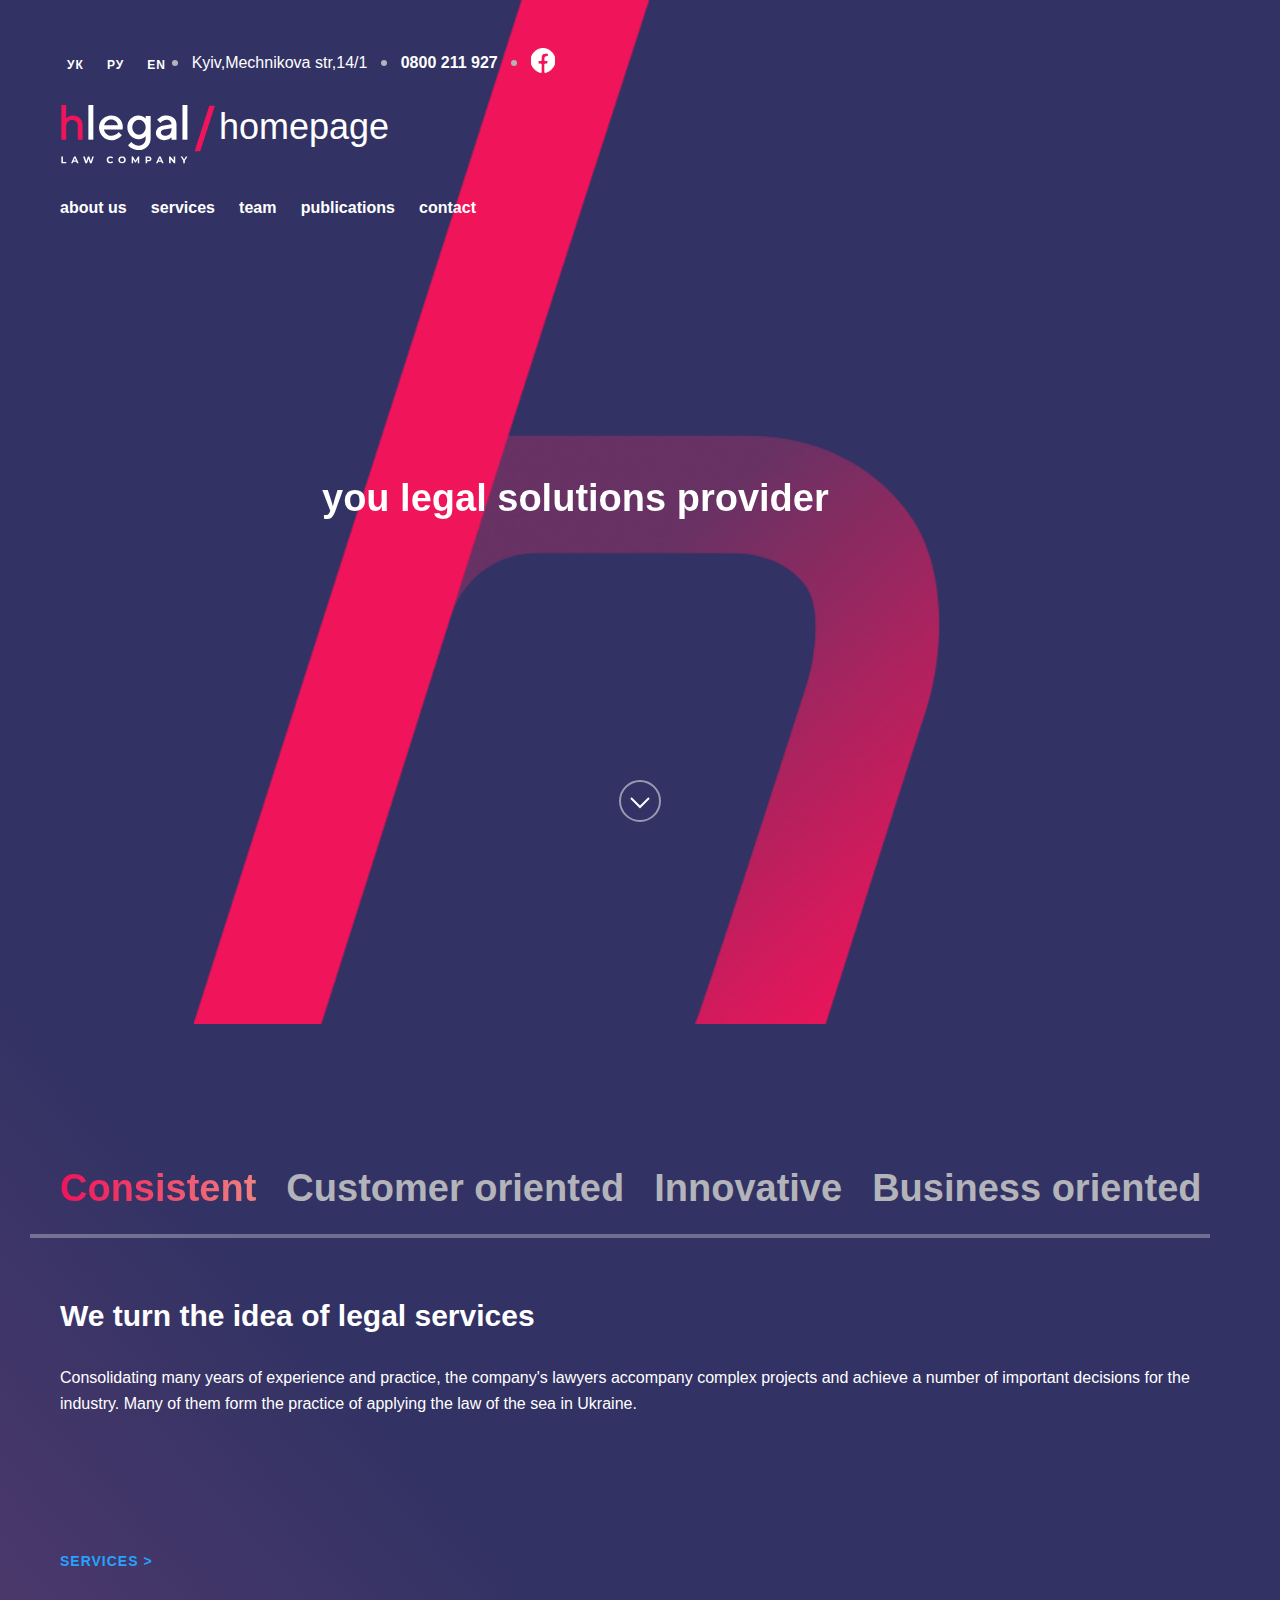
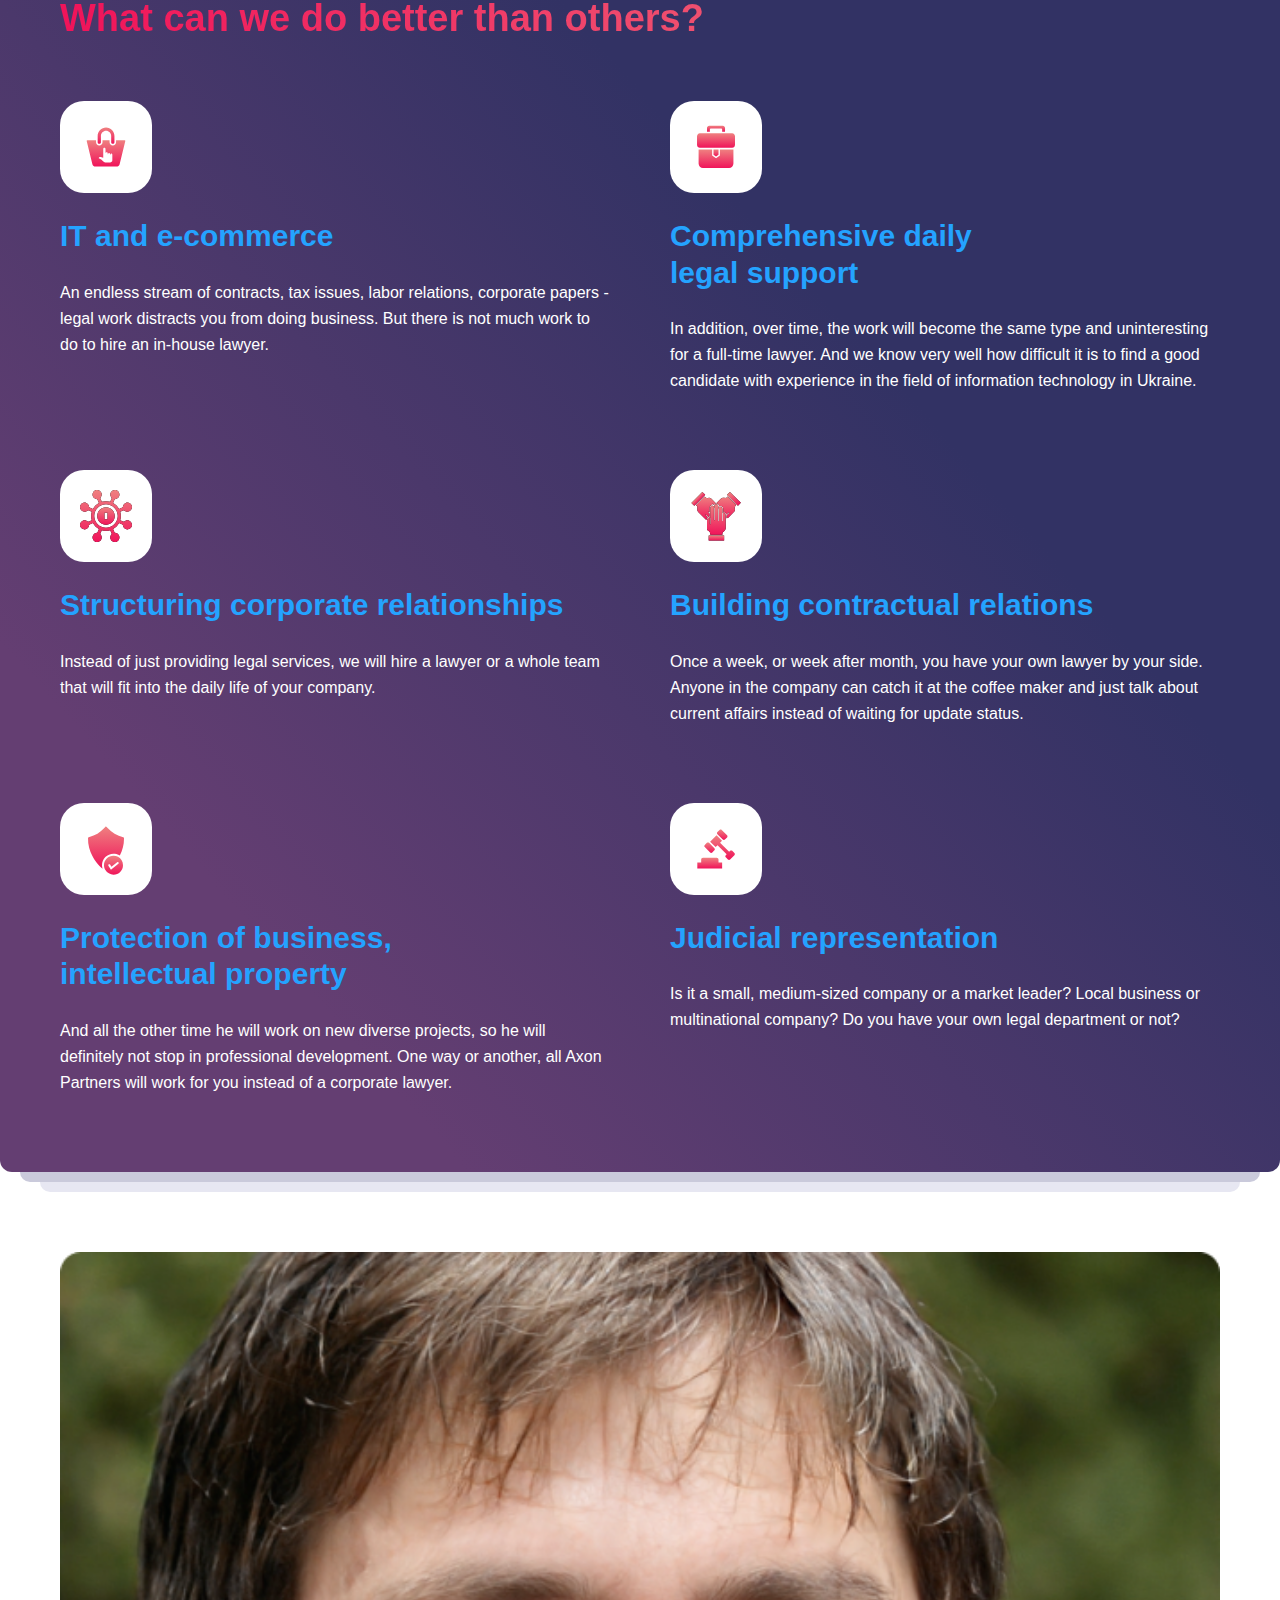
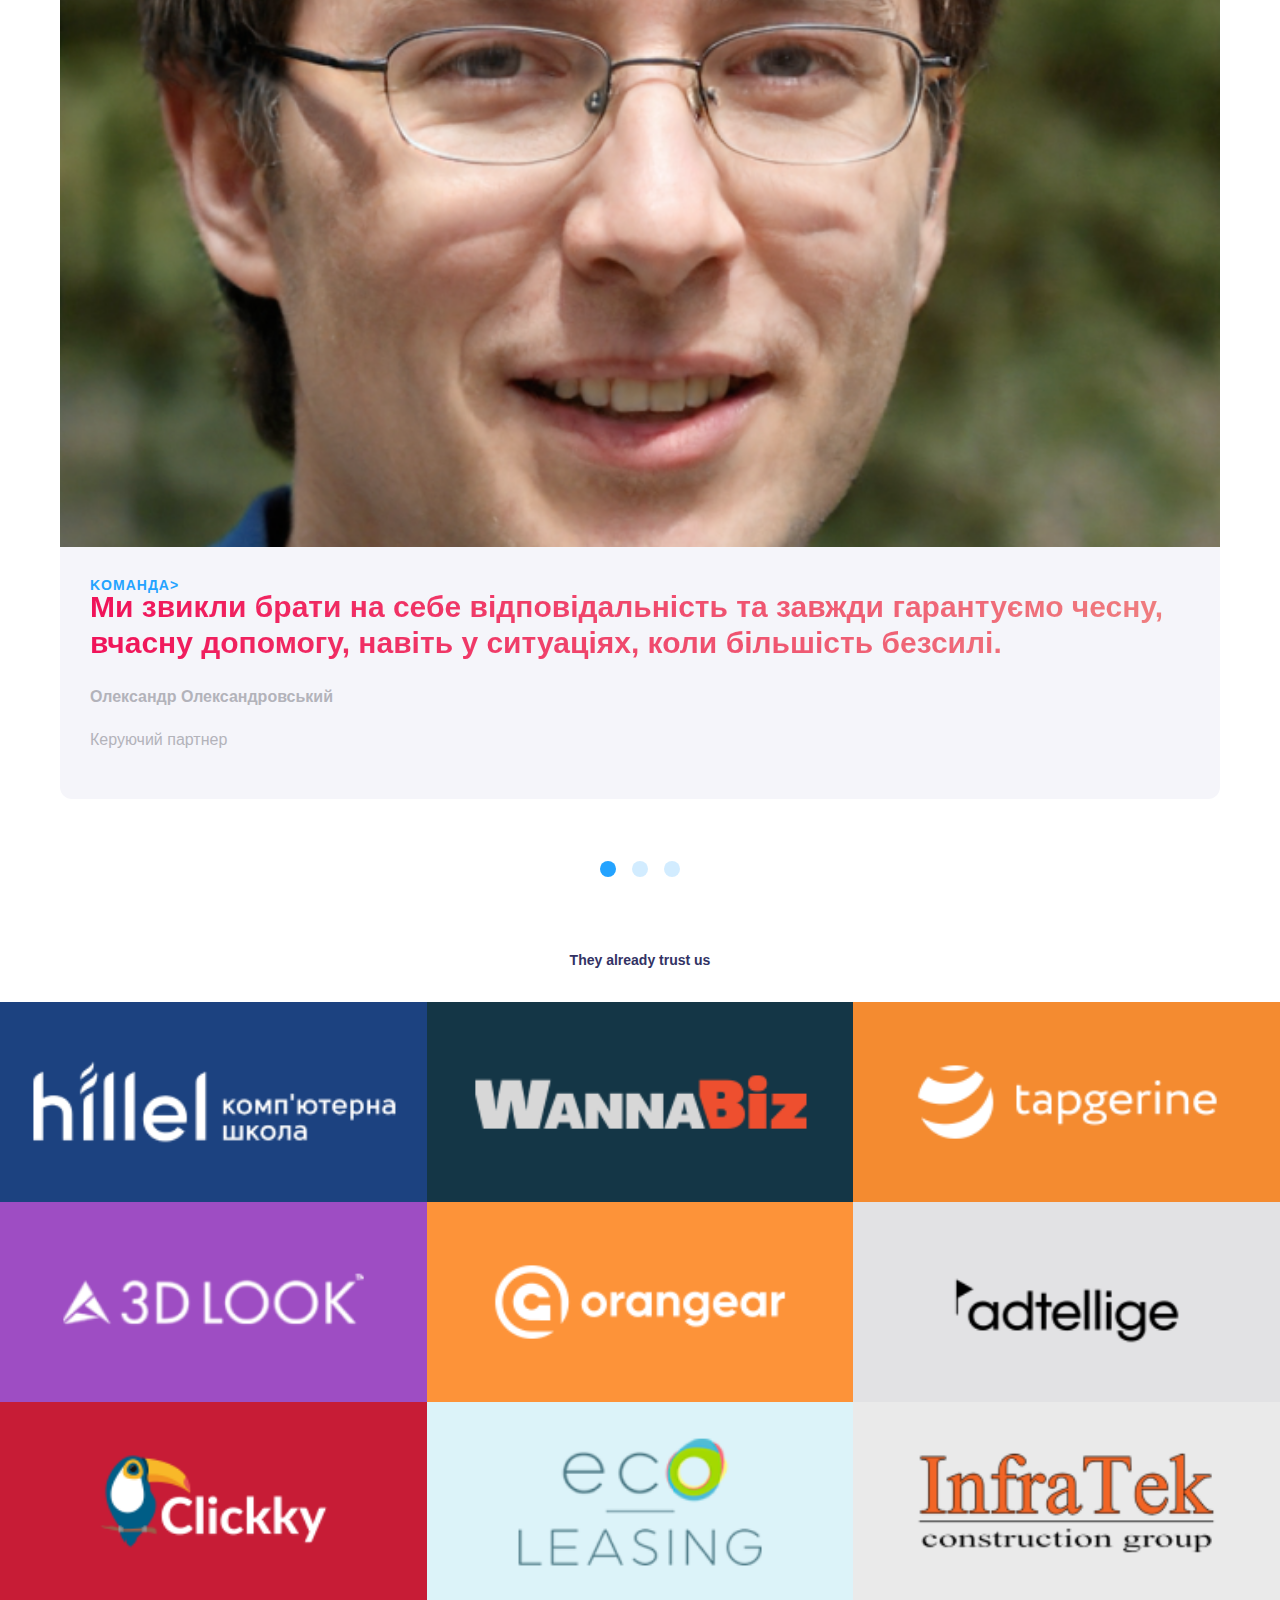
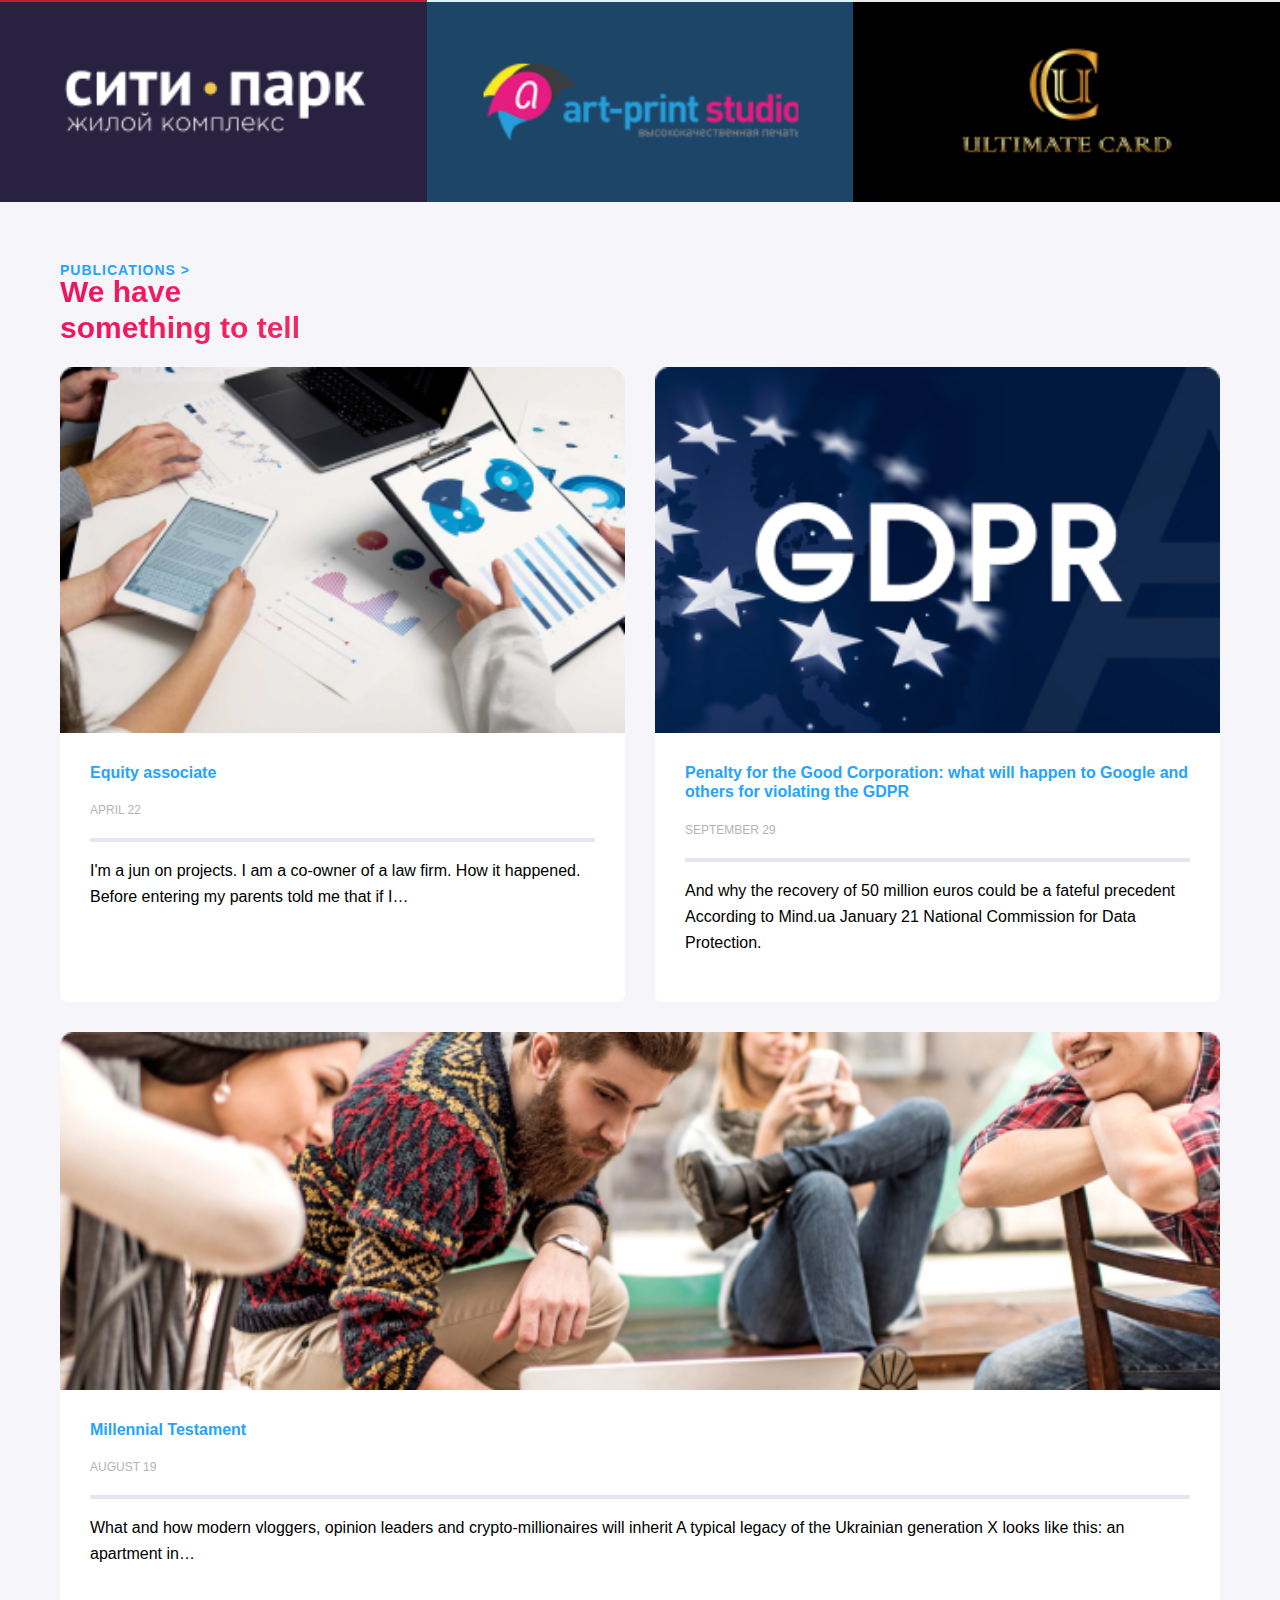
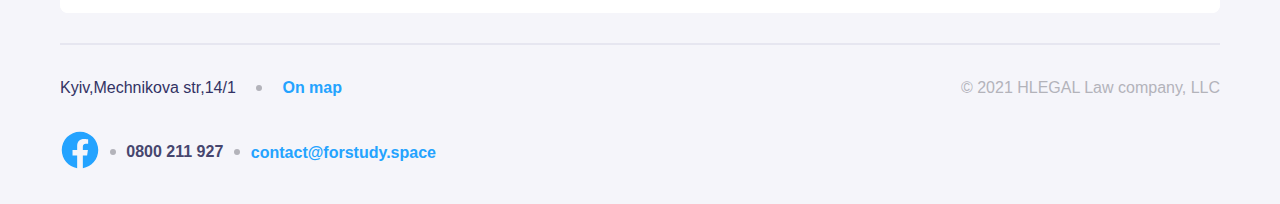
<file: index.html>
<!DOCTYPE html>
<html lang="en">
<head>
    <meta charset="UTF-8">
    <meta name="viewport" content="width=device-width, user-scalable=no, initial-scale=1.0, maximum-scale=1.0, minimum-scale=1.0">
    <meta http-equiv="X-UA-Compatible" content="ie=edge">
    <link rel="preconnect" href="https://fonts.googleapis.com">
    <link rel="preconnect" href="https://fonts.gstatic.com" crossorigin>
    <link href="https://fonts.googleapis.com/css2?family=Montserrat:wght@400;700&display=swap" rel="stylesheet">
    <link rel="stylesheet" href="css/normalize.css">
    <link rel="stylesheet" href="css/style.css">
    <title>hlegal</title>
</head>
<body>
<main class="theme-home background-home">
    <h1 class="provider-logo__title">
        you legal solutions provider
    </h1>
<header class ="header container center" id="header">
    <div class="header__top">
        <nav class="header__nav-lang">
            <ul class="header__nav-lang__list">
                <li><a href="#" class="header__nav-lang__list_link">
                    УК
                </a></li>
                <li><a href="#" class="header__nav-lang__list_link">
                    РУ
                </a></li>
                <li><a href="#" class="header__nav-lang__list_link">
                    EN
                </a></li>
            </ul>
        </nav>
        <div class="header__refer">
            <span class ="header__refer__circle"></span>
            <a class="header__refer__map" href="https://goo.gl/maps/OhAUhovExqcBfe7j8" target="_blank" rel="nofollow">
                Kyiv,Mechnikova str,14/1
            </a>
            <span class ="header__refer__circle"></span>
            <a class="header__refer__phone" href="tel:0800211927">
                0800 211 927
            </a>
            <span class ="header__refer__circle"></span>
            <a class="header__refer__facebook" href="tel:380991234567">
                <svg class="facebook"  width="24" height="25" viewBox="0 0 24 25"  xmlns="http://www.w3.org/2000/svg">
                    <path d="M24 12.5733C24 5.90541 18.6274 0.5 12 0.5C5.37258 0.5 0 5.90541 0 12.5733C0 18.5995 4.38823 23.5943 10.125 24.5V16.0633H7.07813V12.5733H10.125V9.91343C10.125 6.88755 11.9165 5.21615 14.6576 5.21615C15.9705 5.21615 17.3438 5.45195 17.3438 5.45195V8.42313H15.8306C14.3399 8.42313 13.875 9.35379 13.875 10.3086V12.5733H17.2031L16.6711 16.0633H13.875V24.5C19.6118 23.5943 24 18.5995 24 12.5733Z" />
                </svg>
            </a>
        </div>
    </div>
    <div class="header__bottom">
        <div class="header__logo-group">
            <a href="#" class="logo__label neon-icon">
                <svg class="logo__label_svg"  width="70" height="33" viewBox="0 0 70 33" fill="none" xmlns="http://www.w3.org/2000/svg">
                    <path d="M2.64358 0H0V19.0926H2.64358V12.0094C2.64358 10.8111 2.94163 9.86583 3.53774 9.20012C4.13384 8.53441 4.95024 8.18824 5.96102 8.18824C6.82926 8.18824 7.55495 8.50778 8.13809 9.12024C8.72123 9.74601 9.01929 10.5315 9.01929 11.4769V19.1059H11.6758V11.4769C11.6758 9.71938 11.1964 8.3347 10.2374 7.29619C9.27846 6.25768 8.02146 5.73843 6.49233 5.73843C6.05173 5.73843 5.61114 5.79168 5.1835 5.91151C4.7429 6.03134 4.39301 6.16448 4.10792 6.31094C3.82283 6.45739 3.5507 6.61717 3.30448 6.80356C3.05826 6.98996 2.8898 7.12311 2.81205 7.20299C2.73429 7.28288 2.6695 7.33613 2.64358 7.37608V0Z" fill="#F0145A"/>
                    <path class="legal" d="M17.5854 0H14.8601V19.0767H17.5854V0Z" fill="#323264"/>
                    <path class="legal" d="M33.6593 13.4896L33.7955 12.127C33.7955 10.3011 33.196 8.77493 31.9696 7.54857C30.7433 6.32221 29.2171 5.72266 27.3912 5.72266C25.5653 5.72266 23.9847 6.37672 22.6765 7.68483C21.3684 8.99295 20.7144 10.5463 20.7144 12.3995C20.7144 14.3072 21.3957 15.9423 22.731 17.305C24.0664 18.6676 25.6743 19.3489 27.5275 19.3489C28.236 19.3489 28.8901 19.2399 29.5442 19.0491C30.1982 18.8311 30.7433 18.6131 31.1248 18.3951C31.5336 18.1498 31.9424 17.8773 32.2967 17.5775C32.6509 17.2777 32.8962 17.0597 33.0052 16.9234C33.1142 16.7872 33.196 16.7054 33.2505 16.6236L31.4791 14.8522L31.0703 15.37C30.7978 15.6971 30.3345 16.0241 29.6804 16.3784C28.9991 16.7327 28.2905 16.8962 27.5275 16.8962C26.4646 16.8962 25.5653 16.5691 24.8022 15.8878C24.0392 15.2065 23.5759 14.4162 23.4396 13.4896H33.6593ZM27.3912 8.03912C28.3996 8.03912 29.2171 8.33889 29.8984 8.9112C30.5525 9.51075 30.9613 10.2466 31.1248 11.1732H23.5486C23.7939 10.2466 24.2299 9.51075 24.9112 8.9112C25.5653 8.33889 26.4101 8.03912 27.3912 8.03912Z" fill="#323264"/>
                    <path class="legal" d="M46.3695 18.286C46.3695 19.4852 46.0153 20.4662 45.2794 21.2293C44.5709 21.9651 43.6715 22.3467 42.5542 22.3467C42.0637 22.3467 41.5731 22.2649 41.1098 22.1286C40.6465 21.9924 40.2922 21.8289 39.9925 21.6381C39.6927 21.4473 39.4202 21.2566 39.1476 21.0113C38.9024 20.766 38.7389 20.6025 38.6571 20.5207C38.5753 20.439 38.5208 20.3572 38.4663 20.3027L36.6949 22.0741L36.9129 22.3467C37.0492 22.5374 37.2945 22.7827 37.6215 23.0552C37.9485 23.3005 38.3301 23.573 38.7661 23.8455C39.2021 24.0908 39.7472 24.3088 40.4285 24.4996C41.1098 24.6904 41.8184 24.7994 42.5542 24.7994C44.4074 24.7994 45.9335 24.1726 47.2144 22.919C48.468 21.6381 49.0948 20.112 49.0948 18.2588V5.99518H46.3695V7.3578L45.9062 6.94902C45.6065 6.67649 45.1432 6.40397 44.4891 6.13144C43.8351 5.85892 43.1265 5.72266 42.4179 5.72266C40.7555 5.72266 39.3384 6.34946 38.112 7.63033C36.8857 8.9112 36.2861 10.4373 36.2861 12.2632C36.2861 14.0892 36.8857 15.6153 38.112 16.8962C39.3384 18.177 40.7555 18.8038 42.4179 18.8038C42.8812 18.8038 43.3173 18.7493 43.7806 18.6403C44.2166 18.5041 44.5709 18.3678 44.8707 18.2315C45.1704 18.0953 45.443 17.9318 45.6882 17.741C45.9335 17.5502 46.1243 17.414 46.1788 17.3595L46.3695 17.1687V18.286ZM39.0114 12.2632C39.0114 11.1186 39.3657 10.1648 40.1015 9.37449C40.8373 8.58417 41.7094 8.17538 42.6905 8.17538C43.6715 8.17538 44.5436 8.58417 45.2794 9.37449C45.988 10.1648 46.3695 11.1186 46.3695 12.2632C46.3695 13.4079 45.988 14.3617 45.2794 15.152C44.5436 15.9423 43.6715 16.3511 42.6905 16.3511C41.7094 16.3511 40.8373 15.9423 40.1015 15.152C39.3657 14.3617 39.0114 13.4079 39.0114 12.2632Z" fill="#323264"/>
                    <path class="legal" d="M63.3195 19.0764V10.6281C63.3195 9.23823 62.8017 8.06637 61.7934 7.13979C60.7851 6.18595 59.4769 5.72266 57.869 5.72266C57.2422 5.72266 56.6154 5.80441 56.0159 5.96793C55.4163 6.1587 54.9258 6.34946 54.5715 6.56748C54.2172 6.7855 53.8629 7.03078 53.5359 7.33055C53.2089 7.60308 53.0181 7.79384 52.9091 7.90285C52.8273 8.01186 52.7456 8.09362 52.6911 8.17538L54.4625 9.94679L54.8168 9.4835C55.0348 9.18372 55.4163 8.9112 55.9886 8.61142C56.5609 8.31164 57.1877 8.17538 57.869 8.17538C58.6594 8.17538 59.3134 8.42065 59.8312 8.88394C60.349 9.34724 60.5943 9.94679 60.5943 10.6281L55.8251 11.4457C54.6533 11.6364 53.6994 12.0997 53.0454 12.8356C52.364 13.5714 52.0098 14.4707 52.0098 15.5335C52.0098 16.5419 52.4458 17.414 53.3179 18.177C54.2172 18.9674 55.3073 19.3489 56.6427 19.3489C57.106 19.3489 57.542 19.2944 57.9781 19.1581C58.4413 19.0491 58.7956 18.9129 59.0954 18.7766C59.3952 18.6403 59.6677 18.4768 59.913 18.286C60.1582 18.0953 60.3218 17.959 60.4308 17.9045C60.5125 17.8228 60.567 17.741 60.5943 17.7137V19.0764H63.3195ZM57.0515 16.8962C56.3429 16.8962 55.7706 16.7327 55.3618 16.4056C54.9258 16.0786 54.735 15.6971 54.735 15.261C54.735 14.7977 54.8713 14.3889 55.1711 14.0892C55.4708 13.7894 55.8796 13.5714 56.3702 13.4896L60.5943 12.8083V13.0808C60.5943 14.3072 60.2945 15.2338 59.6677 15.9151C59.0409 16.5691 58.1688 16.8962 57.0515 16.8962Z" fill="#323264"/>
                    <path class="legal" d="M69.3332 0H66.6079V19.0767H69.3332V0Z" fill="#323264"/>
                    <path class="legal" d="M0 28.3298H0.852878V31.3201H2.70078V32.0151H0V28.3298Z" fill="#323264"/>
                    <path class="legal" d="M8.26752 31.2254H6.5565L6.23009 32.0151H5.35615L6.99873 28.3298H7.84108L9.48893 32.0151H8.59393L8.26752 31.2254ZM7.99902 30.5778L7.41464 29.1669L6.83026 30.5778H7.99902Z" fill="#323264"/>
                    <path class="legal" d="M17.8731 28.3298L16.6675 32.0151H15.7515L14.9407 29.5196L14.1036 32.0151H13.1928L11.982 28.3298H12.8664L13.6982 30.92L14.5669 28.3298H15.3566L16.199 30.9411L17.0571 28.3298H17.8731Z" fill="#323264"/>
                    <path class="legal" d="M26.9457 32.0782C26.5702 32.0782 26.2297 31.9975 25.9244 31.8361C25.6225 31.6711 25.3838 31.4447 25.2084 31.1569C25.0364 30.8656 24.9504 30.5374 24.9504 30.1724C24.9504 29.8074 25.0364 29.481 25.2084 29.1932C25.3838 28.9019 25.6225 28.6755 25.9244 28.514C26.2297 28.3491 26.5719 28.2666 26.951 28.2666C27.2704 28.2666 27.5582 28.3228 27.8144 28.4351C28.0741 28.5474 28.2917 28.7088 28.4672 28.9194L27.9197 29.4248C27.6705 29.137 27.3616 28.9931 26.9931 28.9931C26.7649 28.9931 26.5614 29.044 26.3824 29.1458C26.2034 29.2441 26.063 29.3827 25.9612 29.5617C25.8629 29.7407 25.8138 29.9443 25.8138 30.1724C25.8138 30.4006 25.8629 30.6041 25.9612 30.7831C26.063 30.9621 26.2034 31.1025 26.3824 31.2043C26.5614 31.3026 26.7649 31.3517 26.9931 31.3517C27.3616 31.3517 27.6705 31.206 27.9197 30.9147L28.4672 31.4201C28.2917 31.6342 28.0741 31.7974 27.8144 31.9098C27.5547 32.0221 27.2651 32.0782 26.9457 32.0782Z" fill="#323264"/>
                    <path class="legal" d="M33.3831 32.0782C33.0005 32.0782 32.6548 31.9958 32.3459 31.8308C32.0406 31.6658 31.8002 31.4395 31.6247 31.1516C31.4527 30.8603 31.3667 30.5339 31.3667 30.1724C31.3667 29.8109 31.4527 29.4863 31.6247 29.1985C31.8002 28.9071 32.0406 28.679 32.3459 28.514C32.6548 28.3491 33.0005 28.2666 33.3831 28.2666C33.7657 28.2666 34.1096 28.3491 34.415 28.514C34.7203 28.679 34.9607 28.9071 35.1362 29.1985C35.3117 29.4863 35.3995 29.8109 35.3995 30.1724C35.3995 30.5339 35.3117 30.8603 35.1362 31.1516C34.9607 31.4395 34.7203 31.6658 34.415 31.8308C34.1096 31.9958 33.7657 32.0782 33.3831 32.0782ZM33.3831 31.3517C33.6007 31.3517 33.7972 31.3026 33.9727 31.2043C34.1482 31.1025 34.2851 30.9621 34.3834 30.7831C34.4852 30.6041 34.5361 30.4006 34.5361 30.1724C34.5361 29.9443 34.4852 29.7407 34.3834 29.5617C34.2851 29.3827 34.1482 29.2441 33.9727 29.1458C33.7972 29.044 33.6007 28.9931 33.3831 28.9931C33.1655 28.9931 32.9689 29.044 32.7934 29.1458C32.618 29.2441 32.4793 29.3827 32.3775 29.5617C32.2793 29.7407 32.2301 29.9443 32.2301 30.1724C32.2301 30.4006 32.2793 30.6041 32.3775 30.7831C32.4793 30.9621 32.618 31.1025 32.7934 31.2043C32.9689 31.3026 33.1655 31.3517 33.3831 31.3517Z" fill="#323264"/>
                    <path class="legal" d="M42.0264 32.0151L42.0211 29.8039L40.9366 31.6255H40.5523L39.473 29.8513V32.0151H38.6728V28.3298H39.3782L40.7576 30.6199L42.1159 28.3298H42.8161L42.8266 32.0151H42.0264Z" fill="#323264"/>
                    <path class="legal" d="M47.9285 28.3298C48.2549 28.3298 48.5374 28.3842 48.7761 28.493C49.0183 28.6018 49.2043 28.7562 49.3342 28.9563C49.464 29.1563 49.529 29.3932 49.529 29.667C49.529 29.9373 49.464 30.1742 49.3342 30.3777C49.2043 30.5778 49.0183 30.7322 48.7761 30.841C48.5374 30.9463 48.2549 30.999 47.9285 30.999H47.1862V32.0151H46.3333V28.3298H47.9285ZM47.8811 30.304C48.1373 30.304 48.3321 30.2496 48.4655 30.1408C48.5989 30.0285 48.6656 29.8706 48.6656 29.667C48.6656 29.4599 48.5989 29.302 48.4655 29.1932C48.3321 29.0809 48.1373 29.0247 47.8811 29.0247H47.1862V30.304H47.8811Z" fill="#323264"/>
                    <path class="legal" d="M55.0121 31.2254H53.3011L52.9747 32.0151H52.1008L53.7433 28.3298H54.5857L56.2335 32.0151H55.3385L55.0121 31.2254ZM54.7436 30.5778L54.1592 29.1669L53.5749 30.5778H54.7436Z" fill="#323264"/>
                    <path class="legal" d="M62.6281 28.3298V32.0151H61.9279L60.0906 29.7776V32.0151H59.2482V28.3298H59.9537L61.7858 30.5673V28.3298H62.6281Z" fill="#323264"/>
                    <path class="legal" d="M67.9013 30.7094V32.0151H67.0485V30.6989L65.6217 28.3298H66.5273L67.5117 29.9671L68.4963 28.3298H69.3333L67.9013 30.7094Z" fill="#323264"/>
                </svg>
            </a>
            <img class="logo__slash"  src="img/Slash.svg" alt="Slash">
            <span class ="header__about-us">homepage</span>
        </div>
        <div class="header__burger-icon"></div>
        <nav class="burger-icon__nav">
            <input type ="checkbox" id="nav__toggle" class="nav__checker">
            <label class ="nav__toggle" for="nav__toggle">
                <span class ="span"></span>
                <span class ="span"></span>
                <span class ="span"></span>
            </label>
            <ul class="burger-icon__nav_list">
                <li><a href="#" class="maintenance">about us</a></li>
                <li><a href="services.html" class="maintenance">послуги</a></li>
                <li><a href="#" class="maintenance">команда</a></li>
                <li><a href="publication.html" class="maintenance">публікації</a></li>
                <li><a href="#" class="maintenance">контакти</a></li>
            </ul>
        </nav>
    </div>
    <div class="header__dash">
        <nav class="header__dash__nav">
            <ul class="header__dash__nav__list">
                <li><a href="#" class="header__dash__nav_link">
                    about us
                </a></li>
                <li><a href="services.html" class="header__dash__nav_link">
                    services
                </a></li>
                <li><a href="#" class="header__dash__nav_link">
                    team
                </a></li>
                <li><a href="publication.html" class="header__dash__nav_link">
                    publications
                </a></li>
                <li><a href="#" class="header__dash__nav_link">
                    contact
                </a></li>
            </ul>
        </nav>
    </div>
</header>

<section class ="provider-logo">
    <div class="provider-logo_box">
        <a class="provider-logo_box__link"  href="#">
            <svg class="provider-logo_box_img" width="42" height="42" viewBox="0 0 42 42" fill="none" xmlns="http://www.w3.org/2000/svg">
                <g clip-path="url(#clip0_22728_11339)">
                    <circle opacity="0.5" cx="21" cy="21" r="20" stroke="none" stroke-width="2"/>
                    <path d="M12 18L21 27L30 18" stroke="white" stroke-width="2"/>
                </g>
                <defs>
                    <clipPath id="clip0_22728_11339">
                        <rect width="42" height="42" fill="white"/>
                    </clipPath>
                </defs>
            </svg>
        </a>
    </div>
</section>

<section class="experience">
    <div class="experience__titles">
        <nav class="experience__nav">
            <ul class="experience__nav__list" role="toolbar">
                <li><a tabindex="0" href="#" class="refer experience__nav_link">
                    Consistent
                </a></li>
                <li><a tabindex="-1"  href="#" class="refer experience__nav_link">
                    <nobr>Customer oriented</nobr>
                </a></li>
                <li><a tabindex="-1"  href="#" class="refer experience__nav_link">
                    Innovative
                </a></li>
                <li><a tabindex="-1"  href="#" class="refer experience__nav_link">
                    <nobr>Business oriented</nobr>
                </a></li>
            </ul>
        </nav>
    </div>

    <div class="experience__content">
        <h3 class="experience__content_title">
            We turn the idea of legal services
        </h3>
        <p>
            Consolidating many years of experience and practice, the company's lawyers accompany complex projects and achieve a number of important decisions for the industry. Many of them form the practice of applying the law of the sea in Ukraine.
        </p>
    </div>
</section>

<section class="services content">
    <div class="services__refer">
        <h3 class="caps upper-letter">
            Services >
        </h3>
    </div>
    <h1 id="services__title">
        What can we do better than others?
    </h1>
    <div class="services__container">
         <div class="services__block">
             <img class="services__block_img"  src="icon/Ecommerce.svg" alt="IT and e-commerce">
             <h2 class="services__block_title">
                 IT and e-commerce
             </h2>
             <p>
                 An endless stream of contracts, tax issues, labor relations, corporate papers - legal work distracts you from doing business. But there is not much work to do to hire an in-house lawyer.
             </p>
        </div>
        <div class="services__block">
            <img class="services__block_img"  src="icon/Support.svg" alt="Comprehensive daily">
            <h2 class="services__block_title">
                Comprehensive daily<br>
                legal support
            </h2>
            <p>
                In addition, over time, the work will become the same type and uninteresting for a full-time lawyer. And we know very well how difficult it is to find a good candidate with experience in the field of information technology in Ukraine.
            </p>
        </div>
        <div class="services__block">
            <img class="services__block_img"  src="icon/Coprorate.svg" alt="Structuring corporate relationships">
            <h2 class="services__block_title">
                Structuring corporate relationships
            </h2>
            <p>
                Instead of just providing legal services, we will hire a lawyer or a whole team that will fit into the daily life of your company.
            </p>
        </div>
        <div class="services__block">
            <img class="services__block_img"  src="icon/Trust.svg" alt="Building contractual relations">
            <h2 class="services__block_title">
                Building contractual relations
            </h2>
            <p>
                Once a week, or week after month, you have your own lawyer by your side. Anyone in the company can catch it at the coffee maker and just talk about current affairs instead of waiting for update status.
            </p>
        </div>
        <div class="services__block">
            <img class="services__block_img"  src="icon/Protection.svg" alt="Protection of business, intellectual property">
            <h2 class="services__block_title">
                Protection of business,<br> intellectual property
            </h2>
            <p>
                And all the other time he will work on new diverse projects, so he will definitely not stop in professional development. One way or another, all Axon Partners will work for you instead of a corporate lawyer.
            </p>
        </div>
        <div class="services__block">
            <img class="services__block_img"  src="icon/Court.svg" alt="Judicial representation">
            <h2 class="services__block_title">
                Judicial representation
            </h2>
            <p>
                Is it a small, medium-sized company or a market leader? Local business or multinational company? Do you have your own legal department or not?
            </p>
        </div>
    </div>
</section>
</main>
<div class="shadow">
</div>

<section class="offer content">
    <div class="offer__slider slider">
            <input type="radio" checked name="slider__checker" class="slider__checker" value="1" id="slider__checker-1">
            <input type="radio" name="slider__checker" class="slider__checker" value="2" id="slider__checker-2">
            <input type="radio" name="slider__checker" class="slider__checker" value="3" id="slider__checker-3">
        <div class="slider__list">

            <div class="slider__item">
                <img  class="offer__block_img-ml" src="img/member1-ml.png" alt="member-1">
                <img class="offer__block_img"  src="img/member1-sm.png" alt="We have something to tell">
                <div class="offer__block__about">
                    <h3 class="caps upper-letter">
                        Kоманда>
                    </h3>
                    <h2 class="offer__block_title">
                        Ми звикли брати на себе відповідальність та завжди гарантуємо чесну, вчасну допомогу, навіть у ситуаціях, коли більшість безсилі.
                    </h2>
                    <h4 class="text-color">
                        Олександр Олександровський
                    </h4>
                    <p class="text-color">
                        Керуючий партнер
                    </p>
                </div>
            </div>

            <div class="slider__item">
            <img class="offer__block_img"  src="img/member2-sm.png" alt="member-2">
                <img class="offer__block_img-ml"  src="img/member2-ml.png" alt="member-2">
                <div class="offer__block__about">
                    <p class="upper-letter">
                        команда>
                    </p>
                    <h2 class="offer__block_title">
                        Ми звикли брати на себе відповідальність та завжди гарантуємо чесну, вчасну допомогу, навіть у ситуаціях, коли більшість безсилі.
                    </h2>
                    <h4 class="text-color">
                        Олена Олександровська
                    </h4>
                    <p class="text-color">
                        Менеджер партнер
                    </p>
                </div>
            </div>

            <div class="slider__item">
            <img class="offer__block_img" src="img/member3-sm.png" alt="member-3">
                <img class="offer__block_img-ml" src="img/member3-ml.png" alt="member-3">
                <div class="offer__block__about">
                    <p class="upper-letter">
                        команда>
                    </p>
                    <h2 class="offer__block_title">
                        Ми звикли брати на себе відповідальність та завжди гарантуємо чесну, вчасну допомогу, навіть у ситуаціях, коли більшість безсилі.
                    </h2>
                    <h4 class="text-color">
                        Марина Олександровська
                    </h4>
                    <p class="text-color">
                        Фронтенд партнер
                    </p>
                </div>
            </div>

        </div>
        <div class="slider__dots">
            <label for="slider__checker-1">1</label>
            <label for="slider__checker-2">2</label>
            <label for="slider__checker-3">3</label>
        </div>
    </div>
</section>

<section class="partner-logo">
    <h6 class="partner-logo_title">
        They already trust us
    </h6>
    <div class="logo-box">
        <img class="logo-box_img"  src="img/Item1.png" alt="logo-Hillel">
        <img class="logo-box_img"  src="img/Item2.png" alt="logo-Hillel">
        <img class="logo-box_img"  src="img/Item3.png" alt="logo-Hillel">
        <img class="logo-box_img"  src="img/Item4.png" alt="logo-Hillel">
        <img class="logo-box_img"  src="img/Item5.png" alt="logo-Hillel">
        <img class="logo-box_img"  src="img/Item6.png" alt="logo-Hillel">
        <img class="logo-box_img-ml"  src="img/Item7.png" alt="logo-Hillel">
        <img class="logo-box_img-ml"  src="img/Item8.png" alt="logo-Hillel">
        <img class="logo-box_img-ml"  src="img/Item9.png" alt="logo-Hillel">
        <img class="logo-box_img-ml"  src="img/Item10.png" alt="logo-Hillel">
        <img class="logo-box_img-ml"  src="img/Item11.png" alt="logo-Hillel">
        <img class="logo-box_img-ml"  src="img/Item12.png" alt="logo-Hillel">
    </div>
</section>

<section class="publication content">
    <h3 class="caps upper-letter">
        Publications >
    </h3>
    <h2 class="publication__title offer__block_title">
        We have <br>something to tell
    </h2>
    <div class="publication__area">
    <div class="publication__container">
        <div class="publication-box">
            <picture class="publication__img">
                <source srcset="img/publication-ml.png" media="(min-width:768px)" />
                <img class="publication__img"  src="img/publication-sm.png" alt="We have something to tell"/>
            </picture>
            <img class="publication__img-xl"  src="img/publication-xl.png" alt="We have something to tell">
            <div class="publication__description">
                <h5 class="publication__description_title">
                    Equity associate
                </h5>
                <p class="publication-date upper-letter">
                    April 22
                </p>
                <span class="dash-grey">
                </span>
                <p>
                    I'm a jun on projects. I am a co-owner of a law firm. How it happened. Before entering my parents told me that if I…
                </p>
            </div>
        </div>

        <div class="publication-box">
            <picture class="publication__img">
                <source srcset="img/publication2-ml.png" media="(min-width:768px)" />
                <img class="publication__img"  src="img/publication2-sm.png" alt="We have something to tell"/>
            </picture>
            <img class="publication__img-xl"  src="img/publication2-xl.png" alt="We have something to tell">
            <div class="publication__description">
                <h5 class="publication__description_title">
                    Penalty for the Good Corporation: what will happen to Google and others for violating the GDPR
                </h5>
                <p class="publication-date upper-letter">
                    September 29
                </p>
                <span class="dash-grey">
                </span>
                <p>
                    And why the recovery of 50 million euros could be a fateful precedent According to Mind.ua January 21 National Commission for Data Protection.
                </p>
            </div>
        </div>
    </div>
        <div class="publication-box">
            <picture class="publication__img">
                <source srcset="img/publication3-ml.png" media="(min-width:768px)" />
                <img class="publication__img"  src="img/publication3-sm.png" alt="We have something to tell"/>
            </picture>
            <img class="publication__img-xl"  src="img/publication3-xl.png" alt="We have something to tell"/>
            <div class="publication__description">
                <h5 class="publication__description_title">
                    Millennial Testament
                </h5>
                <p class="publication-date upper-letter">
                    August 19
                </p>
                <span class="dash-grey">
                </span>
                <p>
                    What and how modern vloggers, opinion leaders and crypto-millionaires will inherit A typical legacy of the Ukrainian generation X looks like this: an apartment in…
                </p>
            </div>
        </div>
    </div>
    <span class="dash-grey separator"></span>
</section>

<footer class="footer content">
    <div class="footer__set-line">
        <div class="footer__upper-line">
            <p class="footer__refer__map_address">
                <a class="footer__refer__map" href="https://goo.gl/maps/OhAUhovExqcBfe7j8" target="_blank" rel="nofollow">
                    Kyiv,Mechnikova str,14/1
                </a>
            </p>
            <span class="header__refer__circle"></span>
            <h5 class="footer__upper-line_title publication__description_title">
                <a href="#" class="footer__refer__area">
                  On map
                </a>
            </h5>
        </div>
        <div class="footer__midl-line">
            <a class="footer__refer__map" href="https://goo.gl/maps/OhAUhovExqcBfe7j8" target="_blank" rel="nofollow"></a>
            <a class="footer__refer__facebook" href="tel:380991234567">
                <svg class="facebook"  width="38" height="38" viewBox="0 0 24 25"  xmlns="http://www.w3.org/2000/svg">
                    <path d="M24 12.5733C24 5.90541 18.6274 0.5 12 0.5C5.37258 0.5 0 5.90541 0 12.5733C0 18.5995 4.38823 23.5943 10.125 24.5V16.0633H7.07813V12.5733H10.125V9.91343C10.125 6.88755 11.9165 5.21615 14.6576 5.21615C15.9705 5.21615 17.3438 5.45195 17.3438 5.45195V8.42313H15.8306C14.3399 8.42313 13.875 9.35379 13.875 10.3086V12.5733H17.2031L16.6711 16.0633H13.875V24.5C19.6118 23.5943 24 18.5995 24 12.5733Z" />
                </svg>
            </a>
            <span class="header__refer__circle"></span>
            <a class="header__refer__phone" href="tel:0800211927">
                0800 211 927
            </a>
            <span class="header__refer__circle"></span>
            <h4 class="footer__midl-line_title">
                <a href="#" class="footer__refer__mail">
                   contact@forstudy.space
                </a>
            </h4>
        </div>
    </div>
    <div class="footer__bottom-line">
        <p class="footer__bottom-text">
            © 2021 HLEGAL Law company, LLC
        </p>
    </div>
</footer>
</body>
</html>
</file>
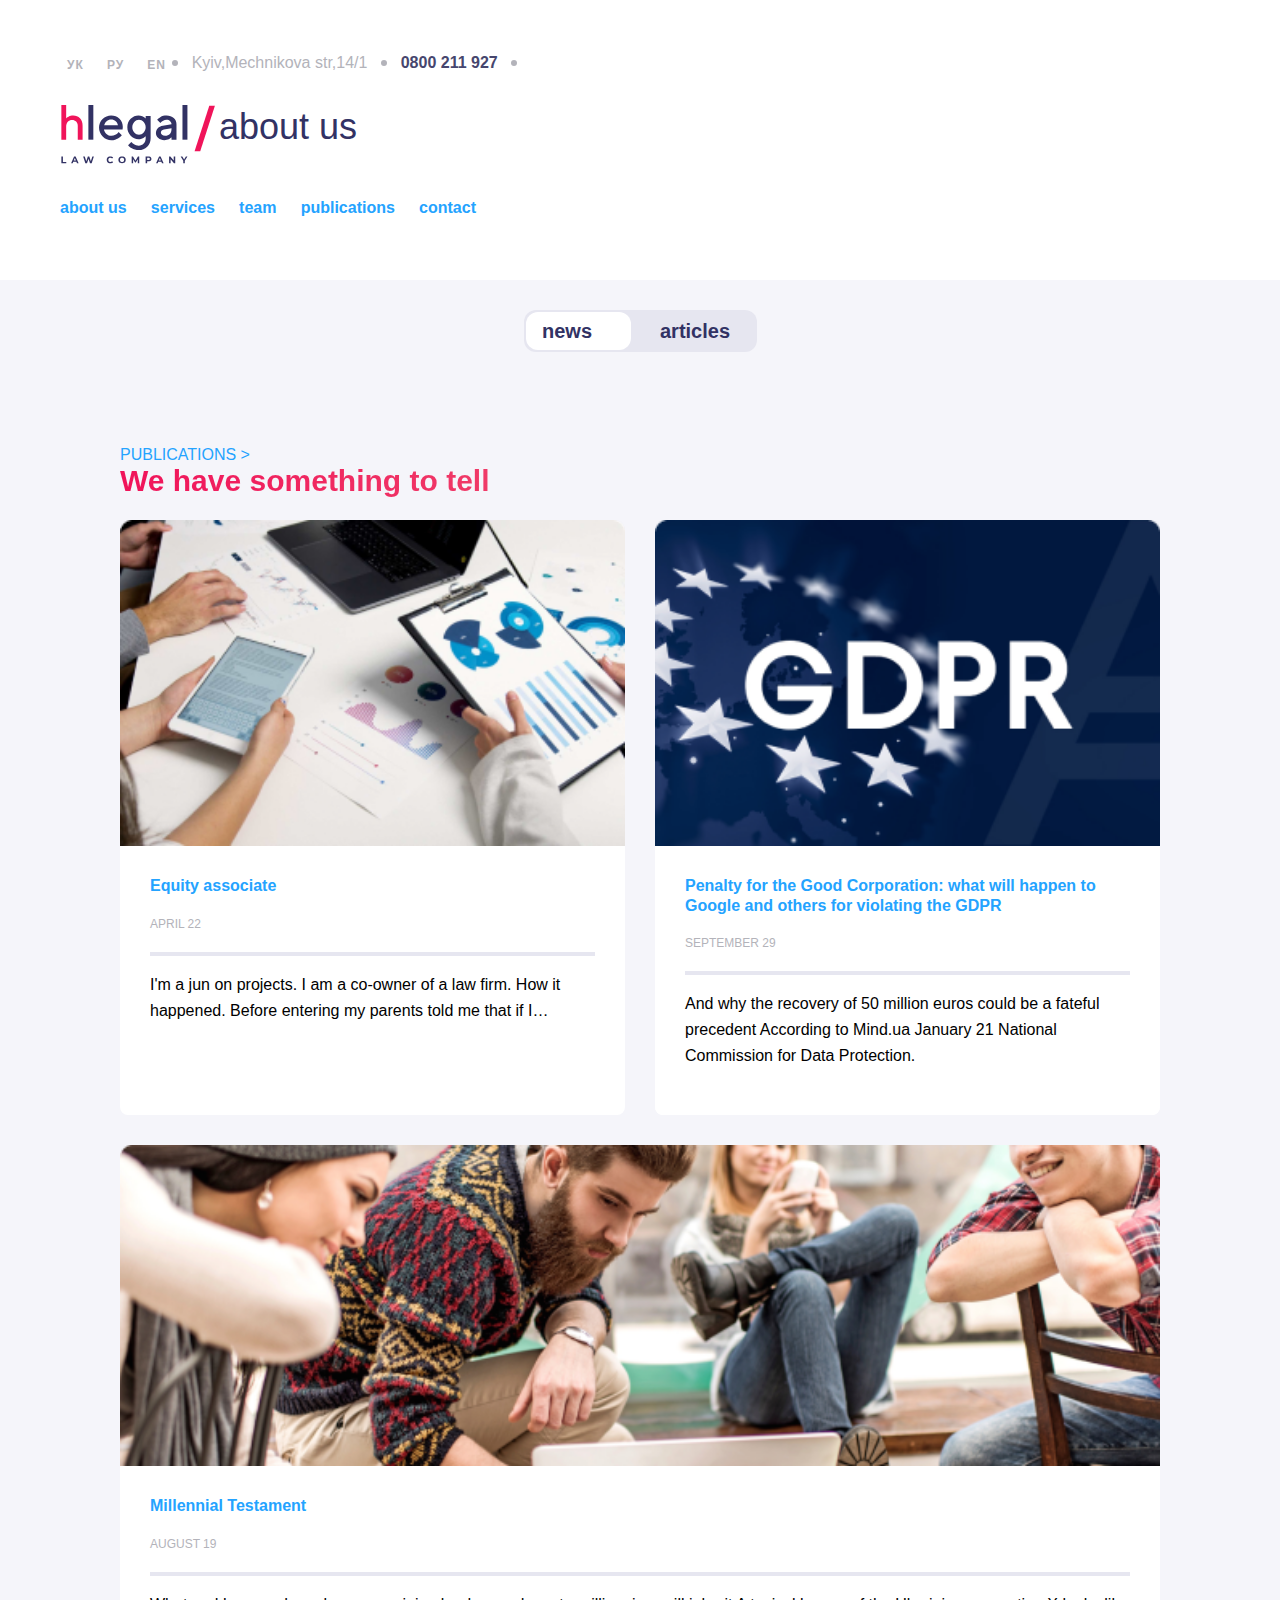
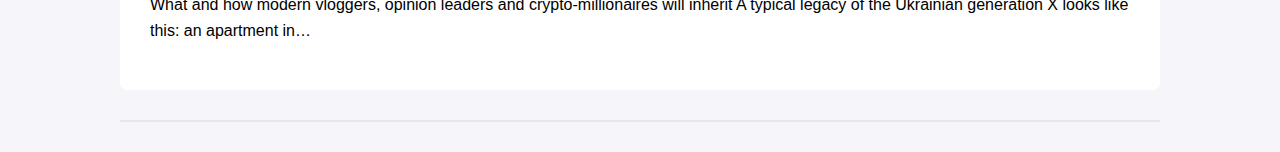
<file: publication.html>
<!DOCTYPE html>
<html lang="en">
<head>
    <meta charset="UTF-8">
  <meta name="viewport" content="width=device-width, user-scalable=no, initial-scale=1.0, maximum-scale=1.0, minimum-scale=1.0">
  <meta http-equiv="X-UA-Compatible" content="ie=edge">
  <link rel="preconnect" href="https://fonts.googleapis.com">
  <link rel="preconnect" href="https://fonts.gstatic.com" crossorigin>
  <link href="https://fonts.googleapis.com/css2?family=Montserrat:wght@400;700&display=swap" rel="stylesheet">
  <link rel="stylesheet" href="css/normalize.css">
  <link rel="stylesheet" href="css/style.css">
    <title>Publication</title>
</head>

<body>
  <header class ="header container center" id="header">
    <div class="header__top">
      <nav class="header__nav-lang">
        <ul class="header__nav-lang__list">
          <li><a href="#" class="header__nav-lang__list_link">
            УК
          </a></li>
          <li><a href="#" class="header__nav-lang__list_link">
            РУ
          </a></li>
          <li><a href="#" class="header__nav-lang__list_link">
            EN
          </a></li>
        </ul>
      </nav>
      <div class="header__refer">
        <span class ="header__refer__circle"></span>
        <a class="header__refer__map" href="https://goo.gl/maps/OhAUhovExqcBfe7j8" target="_blank" rel="nofollow">
          Kyiv,Mechnikova str,14/1
        </a>
        <span class ="header__refer__circle"></span>
        <a class="header__refer__phone" href="tel:0800211927">
          0800 211 927
        </a>
        <span class ="header__refer__circle"></span>
        <a class="header__refer__facebook" href="tel:380991234567">
          <svg class="facebook"  width="24" height="25" viewBox="0 0 24 25"  xmlns="http://www.w3.org/2000/svg">
            <path d="M24 12.5733C24 5.90541 18.6274 0.5 12 0.5C5.37258 0.5 0 5.90541 0 12.5733C0 18.5995 4.38823 23.5943 10.125 24.5V16.0633H7.07813V12.5733H10.125V9.91343C10.125 6.88755 11.9165 5.21615 14.6576 5.21615C15.9705 5.21615 17.3438 5.45195 17.3438 5.45195V8.42313H15.8306C14.3399 8.42313 13.875 9.35379 13.875 10.3086V12.5733H17.2031L16.6711 16.0633H13.875V24.5C19.6118 23.5943 24 18.5995 24 12.5733Z" />
          </svg>
        </a>
      </div>
    </div>
    <div class="header__bottom">
      <div class="header__logo-group">
        <a href="#" class="logo__label neon-icon">
          <svg class="logo__label_svg"  width="70" height="33" viewBox="0 0 70 33" fill="none" xmlns="http://www.w3.org/2000/svg">
            <path d="M2.64358 0H0V19.0926H2.64358V12.0094C2.64358 10.8111 2.94163 9.86583 3.53774 9.20012C4.13384 8.53441 4.95024 8.18824 5.96102 8.18824C6.82926 8.18824 7.55495 8.50778 8.13809 9.12024C8.72123 9.74601 9.01929 10.5315 9.01929 11.4769V19.1059H11.6758V11.4769C11.6758 9.71938 11.1964 8.3347 10.2374 7.29619C9.27846 6.25768 8.02146 5.73843 6.49233 5.73843C6.05173 5.73843 5.61114 5.79168 5.1835 5.91151C4.7429 6.03134 4.39301 6.16448 4.10792 6.31094C3.82283 6.45739 3.5507 6.61717 3.30448 6.80356C3.05826 6.98996 2.8898 7.12311 2.81205 7.20299C2.73429 7.28288 2.6695 7.33613 2.64358 7.37608V0Z" fill="#F0145A"/>
            <path class="legal" d="M17.5854 0H14.8601V19.0767H17.5854V0Z" fill="#323264"/>
            <path class="legal" d="M33.6593 13.4896L33.7955 12.127C33.7955 10.3011 33.196 8.77493 31.9696 7.54857C30.7433 6.32221 29.2171 5.72266 27.3912 5.72266C25.5653 5.72266 23.9847 6.37672 22.6765 7.68483C21.3684 8.99295 20.7144 10.5463 20.7144 12.3995C20.7144 14.3072 21.3957 15.9423 22.731 17.305C24.0664 18.6676 25.6743 19.3489 27.5275 19.3489C28.236 19.3489 28.8901 19.2399 29.5442 19.0491C30.1982 18.8311 30.7433 18.6131 31.1248 18.3951C31.5336 18.1498 31.9424 17.8773 32.2967 17.5775C32.6509 17.2777 32.8962 17.0597 33.0052 16.9234C33.1142 16.7872 33.196 16.7054 33.2505 16.6236L31.4791 14.8522L31.0703 15.37C30.7978 15.6971 30.3345 16.0241 29.6804 16.3784C28.9991 16.7327 28.2905 16.8962 27.5275 16.8962C26.4646 16.8962 25.5653 16.5691 24.8022 15.8878C24.0392 15.2065 23.5759 14.4162 23.4396 13.4896H33.6593ZM27.3912 8.03912C28.3996 8.03912 29.2171 8.33889 29.8984 8.9112C30.5525 9.51075 30.9613 10.2466 31.1248 11.1732H23.5486C23.7939 10.2466 24.2299 9.51075 24.9112 8.9112C25.5653 8.33889 26.4101 8.03912 27.3912 8.03912Z" fill="#323264"/>
            <path class="legal" d="M46.3695 18.286C46.3695 19.4852 46.0153 20.4662 45.2794 21.2293C44.5709 21.9651 43.6715 22.3467 42.5542 22.3467C42.0637 22.3467 41.5731 22.2649 41.1098 22.1286C40.6465 21.9924 40.2922 21.8289 39.9925 21.6381C39.6927 21.4473 39.4202 21.2566 39.1476 21.0113C38.9024 20.766 38.7389 20.6025 38.6571 20.5207C38.5753 20.439 38.5208 20.3572 38.4663 20.3027L36.6949 22.0741L36.9129 22.3467C37.0492 22.5374 37.2945 22.7827 37.6215 23.0552C37.9485 23.3005 38.3301 23.573 38.7661 23.8455C39.2021 24.0908 39.7472 24.3088 40.4285 24.4996C41.1098 24.6904 41.8184 24.7994 42.5542 24.7994C44.4074 24.7994 45.9335 24.1726 47.2144 22.919C48.468 21.6381 49.0948 20.112 49.0948 18.2588V5.99518H46.3695V7.3578L45.9062 6.94902C45.6065 6.67649 45.1432 6.40397 44.4891 6.13144C43.8351 5.85892 43.1265 5.72266 42.4179 5.72266C40.7555 5.72266 39.3384 6.34946 38.112 7.63033C36.8857 8.9112 36.2861 10.4373 36.2861 12.2632C36.2861 14.0892 36.8857 15.6153 38.112 16.8962C39.3384 18.177 40.7555 18.8038 42.4179 18.8038C42.8812 18.8038 43.3173 18.7493 43.7806 18.6403C44.2166 18.5041 44.5709 18.3678 44.8707 18.2315C45.1704 18.0953 45.443 17.9318 45.6882 17.741C45.9335 17.5502 46.1243 17.414 46.1788 17.3595L46.3695 17.1687V18.286ZM39.0114 12.2632C39.0114 11.1186 39.3657 10.1648 40.1015 9.37449C40.8373 8.58417 41.7094 8.17538 42.6905 8.17538C43.6715 8.17538 44.5436 8.58417 45.2794 9.37449C45.988 10.1648 46.3695 11.1186 46.3695 12.2632C46.3695 13.4079 45.988 14.3617 45.2794 15.152C44.5436 15.9423 43.6715 16.3511 42.6905 16.3511C41.7094 16.3511 40.8373 15.9423 40.1015 15.152C39.3657 14.3617 39.0114 13.4079 39.0114 12.2632Z" fill="#323264"/>
            <path class="legal" d="M63.3195 19.0764V10.6281C63.3195 9.23823 62.8017 8.06637 61.7934 7.13979C60.7851 6.18595 59.4769 5.72266 57.869 5.72266C57.2422 5.72266 56.6154 5.80441 56.0159 5.96793C55.4163 6.1587 54.9258 6.34946 54.5715 6.56748C54.2172 6.7855 53.8629 7.03078 53.5359 7.33055C53.2089 7.60308 53.0181 7.79384 52.9091 7.90285C52.8273 8.01186 52.7456 8.09362 52.6911 8.17538L54.4625 9.94679L54.8168 9.4835C55.0348 9.18372 55.4163 8.9112 55.9886 8.61142C56.5609 8.31164 57.1877 8.17538 57.869 8.17538C58.6594 8.17538 59.3134 8.42065 59.8312 8.88394C60.349 9.34724 60.5943 9.94679 60.5943 10.6281L55.8251 11.4457C54.6533 11.6364 53.6994 12.0997 53.0454 12.8356C52.364 13.5714 52.0098 14.4707 52.0098 15.5335C52.0098 16.5419 52.4458 17.414 53.3179 18.177C54.2172 18.9674 55.3073 19.3489 56.6427 19.3489C57.106 19.3489 57.542 19.2944 57.9781 19.1581C58.4413 19.0491 58.7956 18.9129 59.0954 18.7766C59.3952 18.6403 59.6677 18.4768 59.913 18.286C60.1582 18.0953 60.3218 17.959 60.4308 17.9045C60.5125 17.8228 60.567 17.741 60.5943 17.7137V19.0764H63.3195ZM57.0515 16.8962C56.3429 16.8962 55.7706 16.7327 55.3618 16.4056C54.9258 16.0786 54.735 15.6971 54.735 15.261C54.735 14.7977 54.8713 14.3889 55.1711 14.0892C55.4708 13.7894 55.8796 13.5714 56.3702 13.4896L60.5943 12.8083V13.0808C60.5943 14.3072 60.2945 15.2338 59.6677 15.9151C59.0409 16.5691 58.1688 16.8962 57.0515 16.8962Z" fill="#323264"/>
            <path class="legal" d="M69.3332 0H66.6079V19.0767H69.3332V0Z" fill="#323264"/>
            <path class="legal" d="M0 28.3298H0.852878V31.3201H2.70078V32.0151H0V28.3298Z" fill="#323264"/>
            <path class="legal" d="M8.26752 31.2254H6.5565L6.23009 32.0151H5.35615L6.99873 28.3298H7.84108L9.48893 32.0151H8.59393L8.26752 31.2254ZM7.99902 30.5778L7.41464 29.1669L6.83026 30.5778H7.99902Z" fill="#323264"/>
            <path class="legal" d="M17.8731 28.3298L16.6675 32.0151H15.7515L14.9407 29.5196L14.1036 32.0151H13.1928L11.982 28.3298H12.8664L13.6982 30.92L14.5669 28.3298H15.3566L16.199 30.9411L17.0571 28.3298H17.8731Z" fill="#323264"/>
            <path class="legal" d="M26.9457 32.0782C26.5702 32.0782 26.2297 31.9975 25.9244 31.8361C25.6225 31.6711 25.3838 31.4447 25.2084 31.1569C25.0364 30.8656 24.9504 30.5374 24.9504 30.1724C24.9504 29.8074 25.0364 29.481 25.2084 29.1932C25.3838 28.9019 25.6225 28.6755 25.9244 28.514C26.2297 28.3491 26.5719 28.2666 26.951 28.2666C27.2704 28.2666 27.5582 28.3228 27.8144 28.4351C28.0741 28.5474 28.2917 28.7088 28.4672 28.9194L27.9197 29.4248C27.6705 29.137 27.3616 28.9931 26.9931 28.9931C26.7649 28.9931 26.5614 29.044 26.3824 29.1458C26.2034 29.2441 26.063 29.3827 25.9612 29.5617C25.8629 29.7407 25.8138 29.9443 25.8138 30.1724C25.8138 30.4006 25.8629 30.6041 25.9612 30.7831C26.063 30.9621 26.2034 31.1025 26.3824 31.2043C26.5614 31.3026 26.7649 31.3517 26.9931 31.3517C27.3616 31.3517 27.6705 31.206 27.9197 30.9147L28.4672 31.4201C28.2917 31.6342 28.0741 31.7974 27.8144 31.9098C27.5547 32.0221 27.2651 32.0782 26.9457 32.0782Z" fill="#323264"/>
            <path class="legal" d="M33.3831 32.0782C33.0005 32.0782 32.6548 31.9958 32.3459 31.8308C32.0406 31.6658 31.8002 31.4395 31.6247 31.1516C31.4527 30.8603 31.3667 30.5339 31.3667 30.1724C31.3667 29.8109 31.4527 29.4863 31.6247 29.1985C31.8002 28.9071 32.0406 28.679 32.3459 28.514C32.6548 28.3491 33.0005 28.2666 33.3831 28.2666C33.7657 28.2666 34.1096 28.3491 34.415 28.514C34.7203 28.679 34.9607 28.9071 35.1362 29.1985C35.3117 29.4863 35.3995 29.8109 35.3995 30.1724C35.3995 30.5339 35.3117 30.8603 35.1362 31.1516C34.9607 31.4395 34.7203 31.6658 34.415 31.8308C34.1096 31.9958 33.7657 32.0782 33.3831 32.0782ZM33.3831 31.3517C33.6007 31.3517 33.7972 31.3026 33.9727 31.2043C34.1482 31.1025 34.2851 30.9621 34.3834 30.7831C34.4852 30.6041 34.5361 30.4006 34.5361 30.1724C34.5361 29.9443 34.4852 29.7407 34.3834 29.5617C34.2851 29.3827 34.1482 29.2441 33.9727 29.1458C33.7972 29.044 33.6007 28.9931 33.3831 28.9931C33.1655 28.9931 32.9689 29.044 32.7934 29.1458C32.618 29.2441 32.4793 29.3827 32.3775 29.5617C32.2793 29.7407 32.2301 29.9443 32.2301 30.1724C32.2301 30.4006 32.2793 30.6041 32.3775 30.7831C32.4793 30.9621 32.618 31.1025 32.7934 31.2043C32.9689 31.3026 33.1655 31.3517 33.3831 31.3517Z" fill="#323264"/>
            <path class="legal" d="M42.0264 32.0151L42.0211 29.8039L40.9366 31.6255H40.5523L39.473 29.8513V32.0151H38.6728V28.3298H39.3782L40.7576 30.6199L42.1159 28.3298H42.8161L42.8266 32.0151H42.0264Z" fill="#323264"/>
            <path class="legal" d="M47.9285 28.3298C48.2549 28.3298 48.5374 28.3842 48.7761 28.493C49.0183 28.6018 49.2043 28.7562 49.3342 28.9563C49.464 29.1563 49.529 29.3932 49.529 29.667C49.529 29.9373 49.464 30.1742 49.3342 30.3777C49.2043 30.5778 49.0183 30.7322 48.7761 30.841C48.5374 30.9463 48.2549 30.999 47.9285 30.999H47.1862V32.0151H46.3333V28.3298H47.9285ZM47.8811 30.304C48.1373 30.304 48.3321 30.2496 48.4655 30.1408C48.5989 30.0285 48.6656 29.8706 48.6656 29.667C48.6656 29.4599 48.5989 29.302 48.4655 29.1932C48.3321 29.0809 48.1373 29.0247 47.8811 29.0247H47.1862V30.304H47.8811Z" fill="#323264"/>
            <path class="legal" d="M55.0121 31.2254H53.3011L52.9747 32.0151H52.1008L53.7433 28.3298H54.5857L56.2335 32.0151H55.3385L55.0121 31.2254ZM54.7436 30.5778L54.1592 29.1669L53.5749 30.5778H54.7436Z" fill="#323264"/>
            <path class="legal" d="M62.6281 28.3298V32.0151H61.9279L60.0906 29.7776V32.0151H59.2482V28.3298H59.9537L61.7858 30.5673V28.3298H62.6281Z" fill="#323264"/>
            <path class="legal" d="M67.9013 30.7094V32.0151H67.0485V30.6989L65.6217 28.3298H66.5273L67.5117 29.9671L68.4963 28.3298H69.3333L67.9013 30.7094Z" fill="#323264"/>
          </svg>
        </a>
        <img class="logo__slash"  src="img/Slash.svg" alt="Slash">
        <span class ="header__about-us">about us</span>
      </div>
      <svg  class="header__burger-icon"  width="32" height="33" viewBox="0 0 32 33" fill="#FFFFFF" xmlns="http://www.w3.org/2000/svg">
        <path d="M7 10.5H25" stroke="#FFFFFF" stroke-width="2"/>
        <path d="M7 16.5H25" stroke="#FFFFFF" stroke-width="2"/>
        <path d="M7 22.5H25" stroke="#FFFFFF" stroke-width="2"/>
      </svg>
      <nav class="burger-icon__nav">
        <input type ="checkbox" id="nav__toggle" class="nav__checker">
        <label class ="nav__toggle" for="nav__toggle">
          <span class ="span"></span>
          <span class ="span"></span>
          <span class ="span"></span>
        </label>
        <ul class="burger-icon__nav_list">
          <li><a href="#" class="maintenance">about us</a></li>
          <li><a href="#" class="maintenance">послуги</a></li>
          <li><a href="#" class="maintenance">команда</a></li>
          <li><a href="#" class="maintenance">публікації</a></li>
          <li><a href="#" class="maintenance">контакти</a></li>
        </ul>
      </nav>
    </div>
    <div class="header__dash">
      <nav class="header__dash__nav">
        <ul class="header__dash__nav__list">
          <li><a href="#" class="header__dash__nav_link">
            about us
          </a></li>
          <li><a href="#" class="header__dash__nav_link">
            services
          </a></li>
          <li><a href="#" class="header__dash__nav_link">
            team
          </a></li>
          <li><a href="#" class="header__dash__nav_link">
            publications
          </a></li>
          <li><a href="#" class="header__dash__nav_link">
            contact
          </a></li>
        </ul>
      </nav>
    </div>
  </header>

  <main class="theme-publication">
    <div class="publication__button-switch">
      <div class="box__switch-text"><p class="publication_switch-text"> news</p></div>
      <input class="publication__input"  type="checkbox" id="switch" />
      <label class="publication__label" for="switch">
        <p class="publication_switch-text"> news</p>
      </label>
    </div>

    <section class="publication content">
      <p class="upper-letter">
        Publications >
      </p>
      <h2 class="publication__title offer__block_title">
        We have something to tell
      </h2>
      <div class="publication__area">
        <div class="publication__container">
          <div class="publication-box">
            <picture class="publication__img">
              <source srcset="img/publication-ml.png" media="(min-width:768px)" />
              <img class="publication__img"  src="img/publication-sm.png" alt="We have something to tell"/>
            </picture>
            <img class="publication__img-xl"  src="img/publication-xl.png" alt="We have something to tell">
            <div class="publication__description">
              <h5 class="publication__description_title">
                Equity associate
              </h5>
              <p class="publication-date upper-letter">
                April 22
              </p>
              <span class="dash-grey">
                </span>
              <p>
                I'm a jun on projects. I am a co-owner of a law firm. How it happened. Before entering my parents told me that if I…
              </p>
            </div>
          </div>

          <div class="publication-box">
            <picture class="publication__img">
              <source srcset="img/publication2-ml.png" media="(min-width:768px)" />
              <img class="publication__img"  src="img/publication2-sm.png" alt="We have something to tell"/>
            </picture>
            <img class="publication__img-xl"  src="img/publication2-xl.png" alt="We have something to tell">
            <div class="publication__description">
              <h5 class="publication__description_title">
                Penalty for the Good Corporation: what will happen to Google and others for violating the GDPR
              </h5>
              <p class="publication-date upper-letter">
                September 29
              </p>
              <span class="dash-grey">
                </span>
              <p>
                And why the recovery of 50 million euros could be a fateful precedent According to Mind.ua January 21 National Commission for Data Protection.
              </p>
            </div>
          </div>
        </div>
        <div class="publication-box">
          <picture class="publication__img">
            <source srcset="img/publication3-ml.png" media="(min-width:768px)" />
            <img class="publication__img"  src="img/publication3-sm.png" alt="We have something to tell"/>
          </picture>
          <img class="publication__img-xl"  src="img/publication3-xl.png" alt="We have something to tell"/>
          <div class="publication__description">
            <h5 class="publication__description_title">
              Millennial Testament
            </h5>
            <p class="publication-date upper-letter">
              August 19
            </p>
            <span class="dash-grey">
                </span>
            <p>
              What and how modern vloggers, opinion leaders and crypto-millionaires will inherit A typical legacy of the Ukrainian generation X looks like this: an apartment in…
            </p>
          </div>
        </div>
      </div>
      <span class="dash-grey separator"></span>
    </section>

  </main>


</body>
</html>
</file>
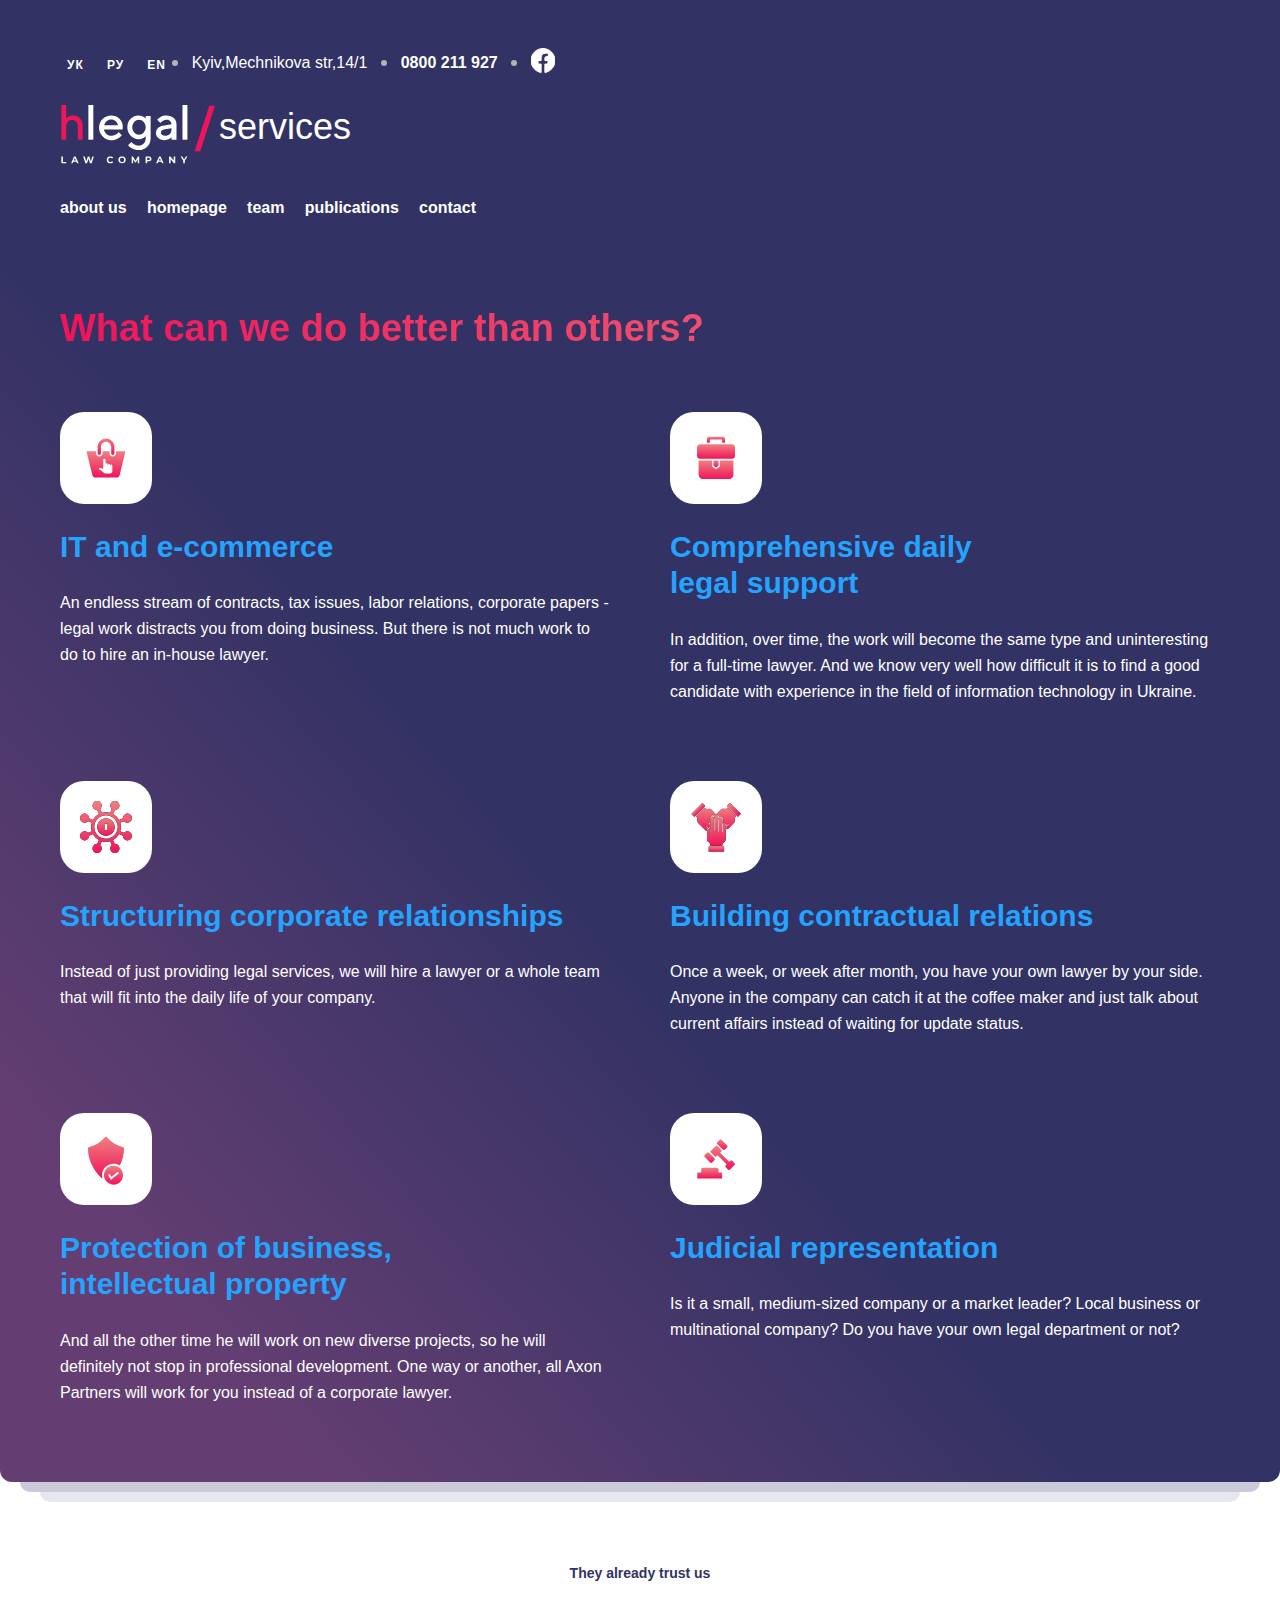
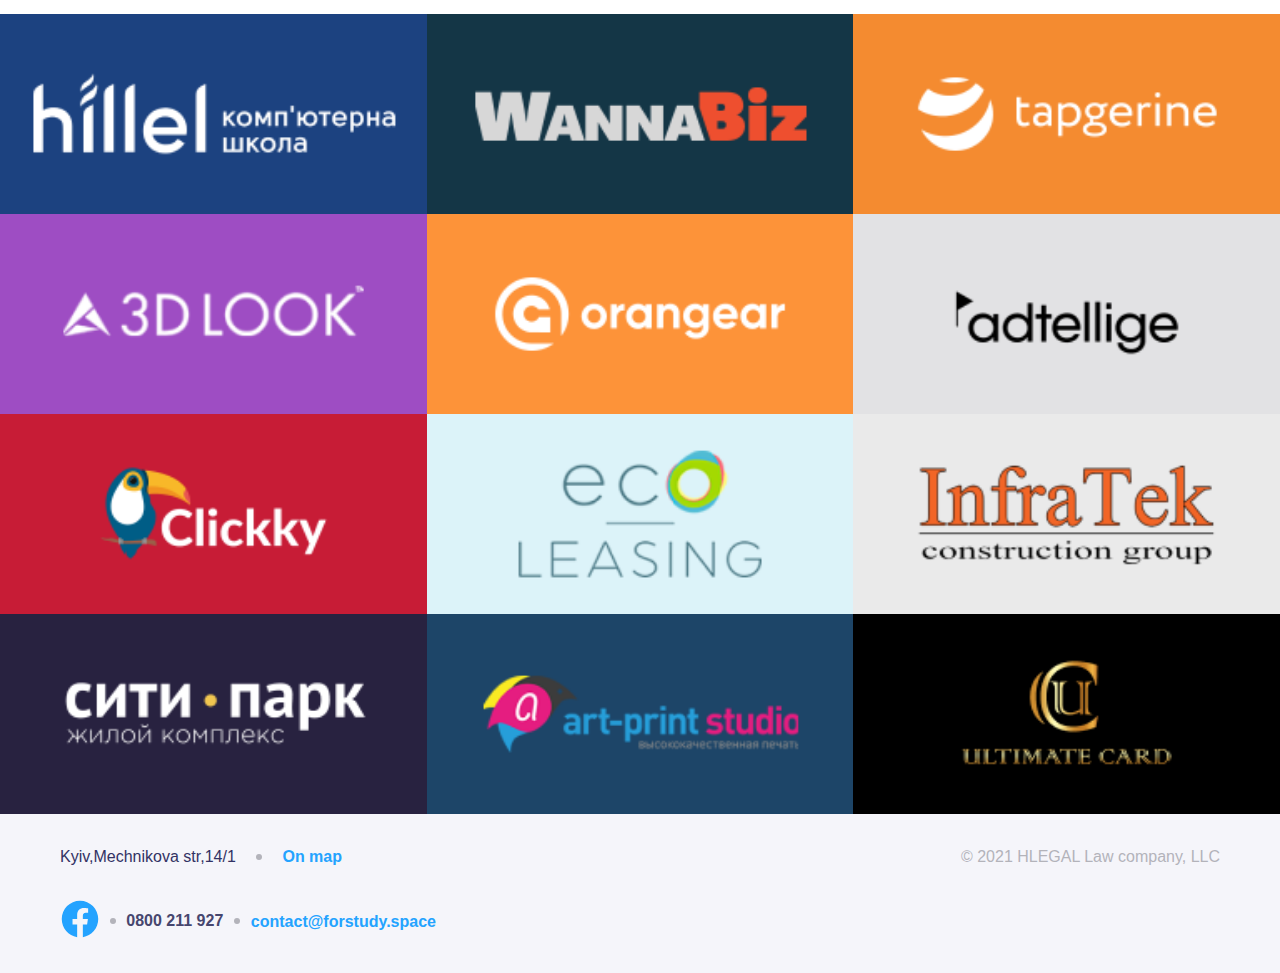
<file: services.html>
<!DOCTYPE html>
<html lang="en">
<head>
    <meta charset="UTF-8">
    <meta name="viewport" content="width=device-width, user-scalable=no, initial-scale=1.0, maximum-scale=1.0, minimum-scale=1.0">
    <meta http-equiv="X-UA-Compatible" content="ie=edge">
    <link rel="preconnect" href="https://fonts.googleapis.com">
    <link rel="preconnect" href="https://fonts.gstatic.com" crossorigin>
    <link href="https://fonts.googleapis.com/css2?family=Montserrat:wght@400;700&display=swap" rel="stylesheet">
    <link rel="stylesheet" href="css/normalize.css">
    <link rel="stylesheet" href="css/style.css">
    <title>Services</title>
</head>
<body>
<main class="theme-home theme-services">
  <header class ="header container center" id="header">
    <div class="header__top">
      <nav class="header__nav-lang">
        <ul class="header__nav-lang__list">
          <li><a href="#" class="header__nav-lang__list_link">
            УК
          </a></li>
          <li><a href="#" class="header__nav-lang__list_link">
            РУ
          </a></li>
          <li><a href="#" class="header__nav-lang__list_link">
            EN
          </a></li>
        </ul>
      </nav>
      <div class="header__refer">
        <span class ="header__refer__circle"></span>
        <a class="header__refer__map" href="https://goo.gl/maps/OhAUhovExqcBfe7j8" target="_blank" rel="nofollow">
          Kyiv,Mechnikova str,14/1
        </a>
        <span class ="header__refer__circle"></span>
        <a class="header__refer__phone" href="tel:0800211927">
          0800 211 927
        </a>
        <span class ="header__refer__circle"></span>
        <a class="header__refer__facebook" href="tel:380991234567">
          <svg class="facebook"  width="24" height="25" viewBox="0 0 24 25"  xmlns="http://www.w3.org/2000/svg">
            <path d="M24 12.5733C24 5.90541 18.6274 0.5 12 0.5C5.37258 0.5 0 5.90541 0 12.5733C0 18.5995 4.38823 23.5943 10.125 24.5V16.0633H7.07813V12.5733H10.125V9.91343C10.125 6.88755 11.9165 5.21615 14.6576 5.21615C15.9705 5.21615 17.3438 5.45195 17.3438 5.45195V8.42313H15.8306C14.3399 8.42313 13.875 9.35379 13.875 10.3086V12.5733H17.2031L16.6711 16.0633H13.875V24.5C19.6118 23.5943 24 18.5995 24 12.5733Z" />
          </svg>
        </a>
      </div>
    </div>
    <div class="header__bottom">
      <div class="header__logo-group">
        <a href="#" class="logo__label neon-icon">
          <svg class="logo__label_svg"  width="70" height="33" viewBox="0 0 70 33" fill="none" xmlns="http://www.w3.org/2000/svg">
            <path d="M2.64358 0H0V19.0926H2.64358V12.0094C2.64358 10.8111 2.94163 9.86583 3.53774 9.20012C4.13384 8.53441 4.95024 8.18824 5.96102 8.18824C6.82926 8.18824 7.55495 8.50778 8.13809 9.12024C8.72123 9.74601 9.01929 10.5315 9.01929 11.4769V19.1059H11.6758V11.4769C11.6758 9.71938 11.1964 8.3347 10.2374 7.29619C9.27846 6.25768 8.02146 5.73843 6.49233 5.73843C6.05173 5.73843 5.61114 5.79168 5.1835 5.91151C4.7429 6.03134 4.39301 6.16448 4.10792 6.31094C3.82283 6.45739 3.5507 6.61717 3.30448 6.80356C3.05826 6.98996 2.8898 7.12311 2.81205 7.20299C2.73429 7.28288 2.6695 7.33613 2.64358 7.37608V0Z" fill="#F0145A"/>
            <path class="legal" d="M17.5854 0H14.8601V19.0767H17.5854V0Z" fill="#323264"/>
            <path class="legal" d="M33.6593 13.4896L33.7955 12.127C33.7955 10.3011 33.196 8.77493 31.9696 7.54857C30.7433 6.32221 29.2171 5.72266 27.3912 5.72266C25.5653 5.72266 23.9847 6.37672 22.6765 7.68483C21.3684 8.99295 20.7144 10.5463 20.7144 12.3995C20.7144 14.3072 21.3957 15.9423 22.731 17.305C24.0664 18.6676 25.6743 19.3489 27.5275 19.3489C28.236 19.3489 28.8901 19.2399 29.5442 19.0491C30.1982 18.8311 30.7433 18.6131 31.1248 18.3951C31.5336 18.1498 31.9424 17.8773 32.2967 17.5775C32.6509 17.2777 32.8962 17.0597 33.0052 16.9234C33.1142 16.7872 33.196 16.7054 33.2505 16.6236L31.4791 14.8522L31.0703 15.37C30.7978 15.6971 30.3345 16.0241 29.6804 16.3784C28.9991 16.7327 28.2905 16.8962 27.5275 16.8962C26.4646 16.8962 25.5653 16.5691 24.8022 15.8878C24.0392 15.2065 23.5759 14.4162 23.4396 13.4896H33.6593ZM27.3912 8.03912C28.3996 8.03912 29.2171 8.33889 29.8984 8.9112C30.5525 9.51075 30.9613 10.2466 31.1248 11.1732H23.5486C23.7939 10.2466 24.2299 9.51075 24.9112 8.9112C25.5653 8.33889 26.4101 8.03912 27.3912 8.03912Z" fill="#323264"/>
            <path class="legal" d="M46.3695 18.286C46.3695 19.4852 46.0153 20.4662 45.2794 21.2293C44.5709 21.9651 43.6715 22.3467 42.5542 22.3467C42.0637 22.3467 41.5731 22.2649 41.1098 22.1286C40.6465 21.9924 40.2922 21.8289 39.9925 21.6381C39.6927 21.4473 39.4202 21.2566 39.1476 21.0113C38.9024 20.766 38.7389 20.6025 38.6571 20.5207C38.5753 20.439 38.5208 20.3572 38.4663 20.3027L36.6949 22.0741L36.9129 22.3467C37.0492 22.5374 37.2945 22.7827 37.6215 23.0552C37.9485 23.3005 38.3301 23.573 38.7661 23.8455C39.2021 24.0908 39.7472 24.3088 40.4285 24.4996C41.1098 24.6904 41.8184 24.7994 42.5542 24.7994C44.4074 24.7994 45.9335 24.1726 47.2144 22.919C48.468 21.6381 49.0948 20.112 49.0948 18.2588V5.99518H46.3695V7.3578L45.9062 6.94902C45.6065 6.67649 45.1432 6.40397 44.4891 6.13144C43.8351 5.85892 43.1265 5.72266 42.4179 5.72266C40.7555 5.72266 39.3384 6.34946 38.112 7.63033C36.8857 8.9112 36.2861 10.4373 36.2861 12.2632C36.2861 14.0892 36.8857 15.6153 38.112 16.8962C39.3384 18.177 40.7555 18.8038 42.4179 18.8038C42.8812 18.8038 43.3173 18.7493 43.7806 18.6403C44.2166 18.5041 44.5709 18.3678 44.8707 18.2315C45.1704 18.0953 45.443 17.9318 45.6882 17.741C45.9335 17.5502 46.1243 17.414 46.1788 17.3595L46.3695 17.1687V18.286ZM39.0114 12.2632C39.0114 11.1186 39.3657 10.1648 40.1015 9.37449C40.8373 8.58417 41.7094 8.17538 42.6905 8.17538C43.6715 8.17538 44.5436 8.58417 45.2794 9.37449C45.988 10.1648 46.3695 11.1186 46.3695 12.2632C46.3695 13.4079 45.988 14.3617 45.2794 15.152C44.5436 15.9423 43.6715 16.3511 42.6905 16.3511C41.7094 16.3511 40.8373 15.9423 40.1015 15.152C39.3657 14.3617 39.0114 13.4079 39.0114 12.2632Z" fill="#323264"/>
            <path class="legal" d="M63.3195 19.0764V10.6281C63.3195 9.23823 62.8017 8.06637 61.7934 7.13979C60.7851 6.18595 59.4769 5.72266 57.869 5.72266C57.2422 5.72266 56.6154 5.80441 56.0159 5.96793C55.4163 6.1587 54.9258 6.34946 54.5715 6.56748C54.2172 6.7855 53.8629 7.03078 53.5359 7.33055C53.2089 7.60308 53.0181 7.79384 52.9091 7.90285C52.8273 8.01186 52.7456 8.09362 52.6911 8.17538L54.4625 9.94679L54.8168 9.4835C55.0348 9.18372 55.4163 8.9112 55.9886 8.61142C56.5609 8.31164 57.1877 8.17538 57.869 8.17538C58.6594 8.17538 59.3134 8.42065 59.8312 8.88394C60.349 9.34724 60.5943 9.94679 60.5943 10.6281L55.8251 11.4457C54.6533 11.6364 53.6994 12.0997 53.0454 12.8356C52.364 13.5714 52.0098 14.4707 52.0098 15.5335C52.0098 16.5419 52.4458 17.414 53.3179 18.177C54.2172 18.9674 55.3073 19.3489 56.6427 19.3489C57.106 19.3489 57.542 19.2944 57.9781 19.1581C58.4413 19.0491 58.7956 18.9129 59.0954 18.7766C59.3952 18.6403 59.6677 18.4768 59.913 18.286C60.1582 18.0953 60.3218 17.959 60.4308 17.9045C60.5125 17.8228 60.567 17.741 60.5943 17.7137V19.0764H63.3195ZM57.0515 16.8962C56.3429 16.8962 55.7706 16.7327 55.3618 16.4056C54.9258 16.0786 54.735 15.6971 54.735 15.261C54.735 14.7977 54.8713 14.3889 55.1711 14.0892C55.4708 13.7894 55.8796 13.5714 56.3702 13.4896L60.5943 12.8083V13.0808C60.5943 14.3072 60.2945 15.2338 59.6677 15.9151C59.0409 16.5691 58.1688 16.8962 57.0515 16.8962Z" fill="#323264"/>
            <path class="legal" d="M69.3332 0H66.6079V19.0767H69.3332V0Z" fill="#323264"/>
            <path class="legal" d="M0 28.3298H0.852878V31.3201H2.70078V32.0151H0V28.3298Z" fill="#323264"/>
            <path class="legal" d="M8.26752 31.2254H6.5565L6.23009 32.0151H5.35615L6.99873 28.3298H7.84108L9.48893 32.0151H8.59393L8.26752 31.2254ZM7.99902 30.5778L7.41464 29.1669L6.83026 30.5778H7.99902Z" fill="#323264"/>
            <path class="legal" d="M17.8731 28.3298L16.6675 32.0151H15.7515L14.9407 29.5196L14.1036 32.0151H13.1928L11.982 28.3298H12.8664L13.6982 30.92L14.5669 28.3298H15.3566L16.199 30.9411L17.0571 28.3298H17.8731Z" fill="#323264"/>
            <path class="legal" d="M26.9457 32.0782C26.5702 32.0782 26.2297 31.9975 25.9244 31.8361C25.6225 31.6711 25.3838 31.4447 25.2084 31.1569C25.0364 30.8656 24.9504 30.5374 24.9504 30.1724C24.9504 29.8074 25.0364 29.481 25.2084 29.1932C25.3838 28.9019 25.6225 28.6755 25.9244 28.514C26.2297 28.3491 26.5719 28.2666 26.951 28.2666C27.2704 28.2666 27.5582 28.3228 27.8144 28.4351C28.0741 28.5474 28.2917 28.7088 28.4672 28.9194L27.9197 29.4248C27.6705 29.137 27.3616 28.9931 26.9931 28.9931C26.7649 28.9931 26.5614 29.044 26.3824 29.1458C26.2034 29.2441 26.063 29.3827 25.9612 29.5617C25.8629 29.7407 25.8138 29.9443 25.8138 30.1724C25.8138 30.4006 25.8629 30.6041 25.9612 30.7831C26.063 30.9621 26.2034 31.1025 26.3824 31.2043C26.5614 31.3026 26.7649 31.3517 26.9931 31.3517C27.3616 31.3517 27.6705 31.206 27.9197 30.9147L28.4672 31.4201C28.2917 31.6342 28.0741 31.7974 27.8144 31.9098C27.5547 32.0221 27.2651 32.0782 26.9457 32.0782Z" fill="#323264"/>
            <path class="legal" d="M33.3831 32.0782C33.0005 32.0782 32.6548 31.9958 32.3459 31.8308C32.0406 31.6658 31.8002 31.4395 31.6247 31.1516C31.4527 30.8603 31.3667 30.5339 31.3667 30.1724C31.3667 29.8109 31.4527 29.4863 31.6247 29.1985C31.8002 28.9071 32.0406 28.679 32.3459 28.514C32.6548 28.3491 33.0005 28.2666 33.3831 28.2666C33.7657 28.2666 34.1096 28.3491 34.415 28.514C34.7203 28.679 34.9607 28.9071 35.1362 29.1985C35.3117 29.4863 35.3995 29.8109 35.3995 30.1724C35.3995 30.5339 35.3117 30.8603 35.1362 31.1516C34.9607 31.4395 34.7203 31.6658 34.415 31.8308C34.1096 31.9958 33.7657 32.0782 33.3831 32.0782ZM33.3831 31.3517C33.6007 31.3517 33.7972 31.3026 33.9727 31.2043C34.1482 31.1025 34.2851 30.9621 34.3834 30.7831C34.4852 30.6041 34.5361 30.4006 34.5361 30.1724C34.5361 29.9443 34.4852 29.7407 34.3834 29.5617C34.2851 29.3827 34.1482 29.2441 33.9727 29.1458C33.7972 29.044 33.6007 28.9931 33.3831 28.9931C33.1655 28.9931 32.9689 29.044 32.7934 29.1458C32.618 29.2441 32.4793 29.3827 32.3775 29.5617C32.2793 29.7407 32.2301 29.9443 32.2301 30.1724C32.2301 30.4006 32.2793 30.6041 32.3775 30.7831C32.4793 30.9621 32.618 31.1025 32.7934 31.2043C32.9689 31.3026 33.1655 31.3517 33.3831 31.3517Z" fill="#323264"/>
            <path class="legal" d="M42.0264 32.0151L42.0211 29.8039L40.9366 31.6255H40.5523L39.473 29.8513V32.0151H38.6728V28.3298H39.3782L40.7576 30.6199L42.1159 28.3298H42.8161L42.8266 32.0151H42.0264Z" fill="#323264"/>
            <path class="legal" d="M47.9285 28.3298C48.2549 28.3298 48.5374 28.3842 48.7761 28.493C49.0183 28.6018 49.2043 28.7562 49.3342 28.9563C49.464 29.1563 49.529 29.3932 49.529 29.667C49.529 29.9373 49.464 30.1742 49.3342 30.3777C49.2043 30.5778 49.0183 30.7322 48.7761 30.841C48.5374 30.9463 48.2549 30.999 47.9285 30.999H47.1862V32.0151H46.3333V28.3298H47.9285ZM47.8811 30.304C48.1373 30.304 48.3321 30.2496 48.4655 30.1408C48.5989 30.0285 48.6656 29.8706 48.6656 29.667C48.6656 29.4599 48.5989 29.302 48.4655 29.1932C48.3321 29.0809 48.1373 29.0247 47.8811 29.0247H47.1862V30.304H47.8811Z" fill="#323264"/>
            <path class="legal" d="M55.0121 31.2254H53.3011L52.9747 32.0151H52.1008L53.7433 28.3298H54.5857L56.2335 32.0151H55.3385L55.0121 31.2254ZM54.7436 30.5778L54.1592 29.1669L53.5749 30.5778H54.7436Z" fill="#323264"/>
            <path class="legal" d="M62.6281 28.3298V32.0151H61.9279L60.0906 29.7776V32.0151H59.2482V28.3298H59.9537L61.7858 30.5673V28.3298H62.6281Z" fill="#323264"/>
            <path class="legal" d="M67.9013 30.7094V32.0151H67.0485V30.6989L65.6217 28.3298H66.5273L67.5117 29.9671L68.4963 28.3298H69.3333L67.9013 30.7094Z" fill="#323264"/>
          </svg>
        </a>
        <img class="logo__slash"  src="img/Slash.svg" alt="Slash">
        <span class ="header__about-us">services</span>
      </div>
      <div class="header__burger-icon"></div>
      <nav class="burger-icon__nav">
        <input type ="checkbox" id="nav__toggle" class="nav__checker">
        <label class ="nav__toggle" for="nav__toggle">
          <span class ="span"></span>
          <span class ="span"></span>
          <span class ="span"></span>
        </label>
        <ul class="burger-icon__nav_list">
          <li><a href="#" class="maintenance">about us</a></li>
          <li><a href="index.html" class="maintenance">homepage</a></li>
          <li><a href="#" class="maintenance">команда</a></li>
          <li><a href="publication.html" class="maintenance">публікації</a></li>
          <li><a href="#" class="maintenance">контакти</a></li>
        </ul>
      </nav>
    </div>
    <div class="header__dash">
      <nav class="header__dash__nav">
        <ul class="header__dash__nav__list">
          <li><a href="#" class="header__dash__nav_link">
            about us
          </a></li>
          <li><a href="index.html" class="header__dash__nav_link">
            homepage
          </a></li>
          <li><a href="#" class="header__dash__nav_link">
            team
          </a></li>
          <li><a href="publication.html" class="header__dash__nav_link">
            publications
          </a></li>
          <li><a href="#" class="header__dash__nav_link">
            contact
          </a></li>
        </ul>
      </nav>
    </div>
  </header>

  <section class="services content">
    <h1 id="services__title">
      What can we do better than others?
    </h1>
    <div class="services__container">
      <div class="services__block">
        <img class="services__block_img"  src="icon/Ecommerce.svg" alt="IT and e-commerce">
        <h2 class="services__block_title">
          IT and e-commerce
        </h2>
        <p>
          An endless stream of contracts, tax issues, labor relations, corporate papers - legal work distracts you from doing business. But there is not much work to do to hire an in-house lawyer.
        </p>
      </div>
      <div class="services__block">
        <img class="services__block_img"  src="icon/Support.svg" alt="Comprehensive daily">
        <h2 class="services__block_title">
          Comprehensive daily<br>
          legal support
        </h2>
        <p>
          In addition, over time, the work will become the same type and uninteresting for a full-time lawyer. And we know very well how difficult it is to find a good candidate with experience in the field of information technology in Ukraine.
        </p>
      </div>
      <div class="services__block">
        <img class="services__block_img"  src="icon/Coprorate.svg" alt="Structuring corporate relationships">
        <h2 class="services__block_title">
          Structuring corporate relationships
        </h2>
        <p>
          Instead of just providing legal services, we will hire a lawyer or a whole team that will fit into the daily life of your company.
        </p>
      </div>
      <div class="services__block">
        <img class="services__block_img"  src="icon/Trust.svg" alt="Building contractual relations">
        <h2 class="services__block_title">
          Building contractual relations
        </h2>
        <p>
          Once a week, or week after month, you have your own lawyer by your side. Anyone in the company can catch it at the coffee maker and just talk about current affairs instead of waiting for update status.
        </p>
      </div>
      <div class="services__block">
        <img class="services__block_img"  src="icon/Protection.svg" alt="Protection of business, intellectual property">
        <h2 class="services__block_title">
          Protection of business,<br> intellectual property
        </h2>
        <p>
          And all the other time he will work on new diverse projects, so he will definitely not stop in professional development. One way or another, all Axon Partners will work for you instead of a corporate lawyer.
        </p>
      </div>
      <div class="services__block">
        <img class="services__block_img"  src="icon/Court.svg" alt="Judicial representation">
        <h2 class="services__block_title">
          Judicial representation
        </h2>
        <p>
          Is it a small, medium-sized company or a market leader? Local business or multinational company? Do you have your own legal department or not?
        </p>
      </div>
    </div>
  </section>
</main>

<div class="shadow">
</div>

<section class="partner-logo">
  <h6 class="partner-logo_title">
    They already trust us
  </h6>
  <div class="logo-box">
    <img class="logo-box_img"  src="img/Item1.png" alt="logo-Hillel">
    <img class="logo-box_img"  src="img/Item2.png" alt="logo-Hillel">
    <img class="logo-box_img"  src="img/Item3.png" alt="logo-Hillel">
    <img class="logo-box_img"  src="img/Item4.png" alt="logo-Hillel">
    <img class="logo-box_img"  src="img/Item5.png" alt="logo-Hillel">
    <img class="logo-box_img"  src="img/Item6.png" alt="logo-Hillel">
    <img class="logo-box_img-ml"  src="img/Item7.png" alt="logo-Hillel">
    <img class="logo-box_img-ml"  src="img/Item8.png" alt="logo-Hillel">
    <img class="logo-box_img-ml"  src="img/Item9.png" alt="logo-Hillel">
    <img class="logo-box_img-ml"  src="img/Item10.png" alt="logo-Hillel">
    <img class="logo-box_img-ml"  src="img/Item11.png" alt="logo-Hillel">
    <img class="logo-box_img-ml"  src="img/Item12.png" alt="logo-Hillel">
  </div>
</section>

<footer class="footer content">
  <div class="footer__set-line">
    <div class="footer__upper-line">
      <p class="footer__refer__map_address">
        <a class="footer__refer__map" href="https://goo.gl/maps/OhAUhovExqcBfe7j8" target="_blank" rel="nofollow">
          Kyiv,Mechnikova str,14/1
        </a>
      </p>
      <span class="header__refer__circle"></span>
      <h5 class="footer__upper-line_title publication__description_title">
        <a href="#" class="footer__refer__area">
          On map
        </a>
      </h5>
    </div>
    <div class="footer__midl-line">
      <a class="footer__refer__map" href="https://goo.gl/maps/OhAUhovExqcBfe7j8" target="_blank" rel="nofollow"></a>
      <a class="footer__refer__facebook" href="tel:380991234567">
        <svg class="facebook"  width="38" height="38" viewBox="0 0 24 25"  xmlns="http://www.w3.org/2000/svg">
          <path d="M24 12.5733C24 5.90541 18.6274 0.5 12 0.5C5.37258 0.5 0 5.90541 0 12.5733C0 18.5995 4.38823 23.5943 10.125 24.5V16.0633H7.07813V12.5733H10.125V9.91343C10.125 6.88755 11.9165 5.21615 14.6576 5.21615C15.9705 5.21615 17.3438 5.45195 17.3438 5.45195V8.42313H15.8306C14.3399 8.42313 13.875 9.35379 13.875 10.3086V12.5733H17.2031L16.6711 16.0633H13.875V24.5C19.6118 23.5943 24 18.5995 24 12.5733Z" />
        </svg>
      </a>
      <span class="header__refer__circle"></span>
      <a class="header__refer__phone" href="tel:0800211927">
        0800 211 927
      </a>
      <span class="header__refer__circle"></span>
      <h4 class="footer__midl-line_title">
        <a href="#" class="footer__refer__mail">
          contact@forstudy.space
        </a>
      </h4>
    </div>
  </div>
  <div class="footer__bottom-line">
    <p class="footer__bottom-text">
      © 2021 HLEGAL Law company, LLC
    </p>
  </div>
</footer>
</body>
</html>
</file>
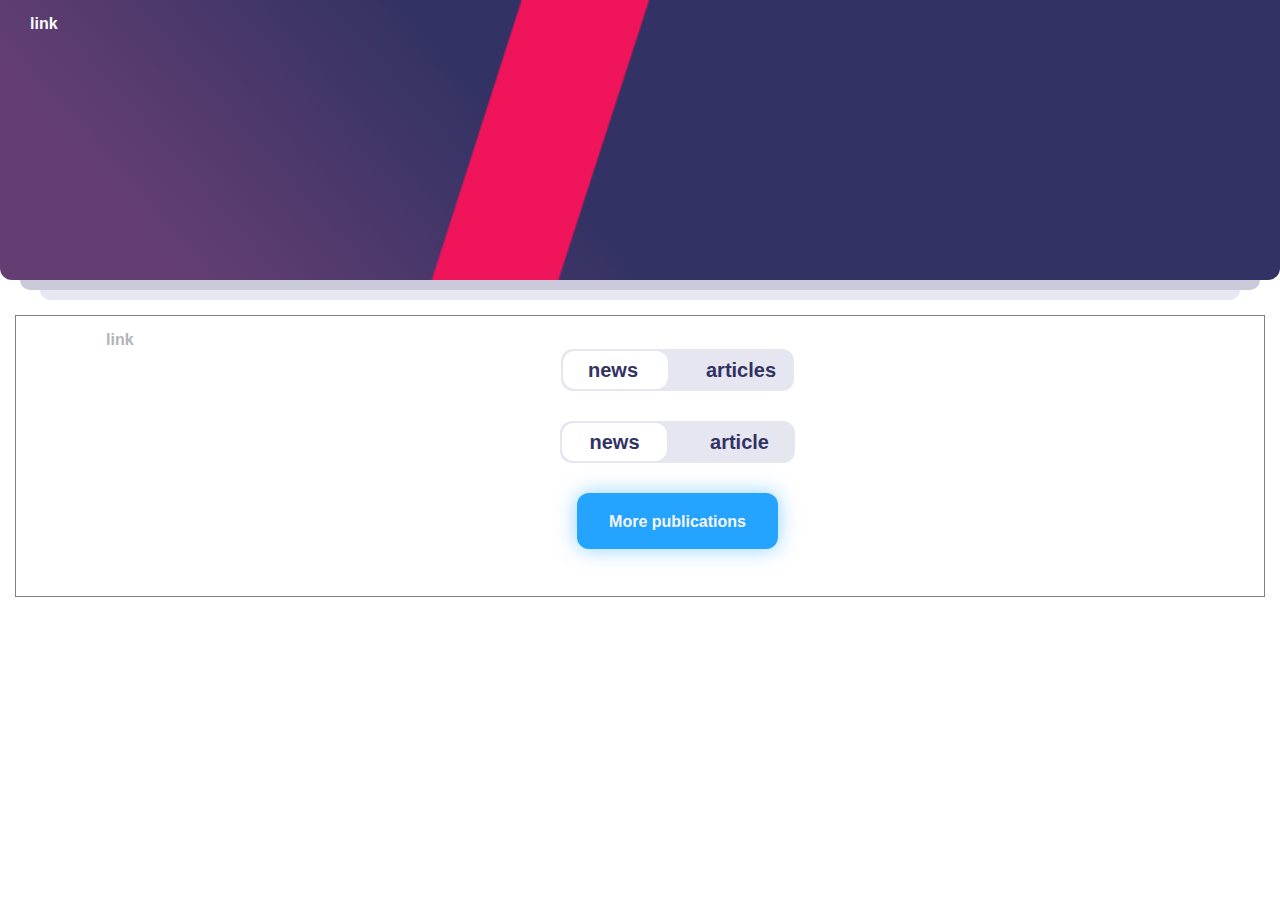
<file: sitemap.html>
<!DOCTYPE html>
<html lang="en">
<head>
    <meta charset="UTF-8">
  <meta name="viewport" content="width=device-width, user-scalable=no, initial-scale=1.0, maximum-scale=1.0, minimum-scale=1.0">
  <meta http-equiv="X-UA-Compatible" content="ie=edge">
  <link rel="preconnect" href="https://fonts.googleapis.com">
  <link rel="preconnect" href="https://fonts.gstatic.com" crossorigin>
  <link href="https://fonts.googleapis.com/css2?family=Montserrat:wght@400;700&display=swap" rel="stylesheet">
  <link rel="stylesheet" href="css/normalize.css">
  <link rel="stylesheet" href="css/style.css">
    <title>sitemap</title>
</head>
<style>
    .sitemap {
        padding: 15px 15px 15px 30px;
        margin: 15px;
        height: 250px;
        border: 1px solid grey;
    }
      @media screen and (min-width: 768px) {
          .sitemap{
              padding-left: 90px;
          }
      }
    .block {
        width: calc(100% - 45px);
        height: 250px;
        padding: 15px 15px 15px 30px;
    }
</style>
<body>
    <div class="theme-home block">
        <a href="#" class="link">link</a>
    </div>
    <div class="shadow">
    </div>

    <div class="sitemap">
        <a href="#" class="link">link</a>
        <div class="publication__button-switch">
            <div class="box__switch-text">
                <p class="publication_switch-text">
                    news
                </p>
            </div>
            <input class="publication__input"  type="checkbox" id="switch" />
            <label class="publication__label" for="switch">
            </label>
        </div>

        <div class="box__toggle">
            <div class="container__toggle">
                <p class="publication_switch-text">
                <a href="#" class="button-news">
                    news
                </a>
                </p>
                <p class="publication_switch-text">
                <a href="#" class="button-article">
                    article
                </a>
                </p>
            </div>
        </div>

        <div class="publication__button-block">
            <button class="button"  type ="button" href="#">
                <h4>
                    More publications
                </h4>
            </button>
        </div>
    </div>

</body>
</html>
</file>
<file: css/style.css>
.header {
  display: flex;
  flex-direction: column;
  position: sticky;
}
@media screen and (min-width: 768px) {
  .header {
    height: 170px;
    padding: 50px 226px 0 60px;
    margin-bottom: 0;
  }
}
@media screen and (min-width: 768px) and (min-width: 1440px) {
  .header {
    height: 66px;
    padding: 50px 42px 0 60px;
  }
}
.header__top {
  display: flex;
  flex-direction: row;
  justify-content: space-between;
  align-items: center;
  background: var(--background-alt-color);
  height: 45px;
  padding-right: 15px;
  padding-left: 22px;
}
@media screen and (min-width: 768px) {
  .header__top {
    width: 482px;
    height: 25px;
    margin-bottom: 30px;
    padding-left: 7px;
    background: transparent;
  }
}
@media screen and (min-width: 768px) and (min-width: 1440px) {
  .header__top {
    margin-right: 0;
    margin-left: auto;
    padding-right: 0;
    max-width: 482px;
  }
}
.header__nav-lang {
  display: flex;
  align-items: center;
}
.header__nav-lang__list {
  display: flex;
  flex-direction: row;
  justify-content: space-between;
  align-items: center;
  height: 25px;
  width: 99px;
  padding-left: 0;
  padding-right: 0;
  list-style: none;
}
.header__nav-lang__list_link {
  font-size: 12px;
  line-height: 15px;
  letter-spacing: 1px;
  font-weight: 700;
  color: var(--text-color);
  text-decoration: none;
}
.header__nav-lang__list_link:hover {
  display: flex;
  background: var(--accent-color);
  background-size: 25px 33px;
  padding: 5px 7px;
  margin: 0 -7px;
  border-radius: 8px;
  font-size: 12px;
  color: #fff;
}
.header__refer {
  display: flex;
  height: 20px;
  width: 104px;
}
@media screen and (min-width: 768px) {
  .header__refer {
    display: flex;
    height: 25px;
    min-width: 383px;
    justify-content: space-between;
    align-items: center;
    padding-left: 6px;
  }
}
.header__refer__circle {
  display: none;
}
@media screen and (min-width: 768px) {
  .header__refer__circle {
    display: block;
    width: 6px;
    height: 6px;
    border-radius: 50%;
    background: var(--text-color);
  }
}
.header__refer__phone {
  text-decoration: none;
  font-size: 16px;
  line-height: 20px;
  font-weight: 700;
  color: var(--text-color);
}
.header__refer__phone:hover {
  color: var(--accent-color);
}
.header__refer__map {
  display: none;
}
@media screen and (min-width: 768px) {
  .header__refer__map {
    display: block;
    text-decoration: none;
    font-size: 16px;
    line-height: 20px;
    font-weight: 400;
    color: var(--text-color);
  }
  .header__refer__map:hover {
    color: var(--accent-color);
  }
}
.header__refer__facebook {
  display: none;
}
@media screen and (min-width: 768px) {
  .header__refer__facebook {
    display: block;
    text-decoration: none;
    font-size: 16px;
    line-height: 20px;
    font-weight: 700;
  }
  .header__refer__facebook svg.facebook path {
    stroke: #FFFFFF;
    fill: #FFFFFF;
  }
  .header__refer__facebook svg.facebook path:hover {
    stroke: var(--accent-color);
    fill: var(--accent-color);
  }
}
.header__bottom {
  display: flex;
  flex-direction: row;
  justify-content: space-between;
  height: 57px;
  background: transparent;
  padding-left: 15px;
  padding-right: 22px;
}
@media screen and (min-width: 768px) {
  .header__bottom {
    height: 60px;
    padding: 0;
    margin-bottom: 29px;
    background: transparent;
  }
}
@media screen and (min-width: 768px) and (min-width: 1440px) {
  .header__bottom {
    margin-top: -55px;
    margin-bottom: auto;
    max-width: 320px;
  }
}
.header__logo-group {
  display: flex;
  gap: 4px;
  width: 177px;
}
.header__logo-group:hover .neon-icon {
  stroke: rgb(36, 163, 255);
  stroke-dasharray: 60;
  stroke-dashoffset: 600;
  animation: two 5s linear infinite;
}
@keyframes two {
  100% {
    transform: translate(0, 0);
    stroke-dashoffset: 1;
  }
}
@media screen and (min-width: 768px) {
  .header__logo-group {
    width: 318px;
  }
}
.header__about-us {
  width: 88px;
  height: 24px;
  font-size: 20px;
  line-height: 24px;
  margin: 15px 0 18px auto;
}
@media screen and (min-width: 768px) {
  .header__about-us {
    font-size: 36px;
    line-height: 44px;
    width: 159px;
    margin: 0;
  }
}
.header__burger-icon {
  display: block;
  width: 32px;
  height: 32px;
  margin-top: auto;
  margin-bottom: auto;
  color: transparent;
}
@media screen and (min-width: 768px) {
  .header__burger-icon {
    display: none;
  }
}
.header__burger-icon:active {
  background-color: var(--separator-color);
  border-radius: 8px;
  color: var(--main-color);
}
.header__dash {
  display: none;
}
@media screen and (min-width: 768px) {
  .header__dash {
    display: flex;
    width: 416px;
    height: 25px;
    margin: 0;
    padding: 0;
  }
}
@media screen and (min-width: 768px) and (min-width: 1440px) {
  .header__dash {
    margin: -18px 0 auto auto;
    padding-bottom: 0;
  }
}
.header__dash__nav__list {
  display: flex;
  flex-direction: row;
  list-style: none;
  justify-content: space-between;
  padding: 0;
  margin: 0;
  width: 416px;
}
.header__dash__nav_link {
  font-size: 16px;
  line-height: 20px;
  font-weight: 700;
  margin-top: 0;
  margin-bottom: 0;
  text-decoration: none;
  color: var(--regular-color);
}
.header__dash__nav_link:hover {
  text-decoration: underline;
  text-underline-offset: 3px;
}
.header__dash__nav_link:active {
  color: var(--accent-color);
}

.logo__label {
  text-decoration: none;
  margin-top: 15px;
}
@media screen and (min-width: 768px) {
  .logo__label {
    width: 130px;
    height: 60px;
    margin: 0;
  }
}

@media screen and (min-width: 768px) {
  .logo__label_svg {
    width: 100%;
    height: 100%;
  }
}

.logo__slash {
  display: block;
  height: 26px;
  width: 11.6px;
  margin-top: 15px;
}
@media screen and (min-width: 768px) {
  .logo__slash {
    width: 21px;
    height: 47px;
    margin-top: 0;
  }
}

.burger-icon__nav {
  display: block;
  align-content: center;
  position: absolute;
  height: 700px;
  width: 100%;
  left: 0;
  top: 102px;
  transform: scale(1);
}
@media screen and (min-width: 768px) {
  .burger-icon__nav {
    display: none;
  }
}

.burger-icon__nav_list:before {
  content: "";
  display: block;
  position: absolute;
  background: var(--white-color);
  border-radius: 12px 12px 0 0;
  width: 100%;
  height: 351px;
  top: 0;
  left: 0;
  opacity: 1;
  z-index: 5;
}
@media screen and (min-width: 768px) {
  .burger-icon__nav_list:before {
    display: none;
  }
}

.burger-icon__nav_list {
  display: flex;
  flex-direction: column;
  gap: 10px;
  position: relative;
  top: -580px;
  left: calc(50vw - 180px);
  width: 359px;
  height: 351px;
  background: #FFFFFF;
  border-radius: 12px 12px 0 0;
  transition: 0.7s;
  box-sizing: border-box;
  padding: 50px 15px;
  list-style: none;
  transform: scale(1);
  z-index: 66;
}
@media screen and (min-width: 768px) {
  .burger-icon__nav_list {
    display: none;
  }
}
.burger-icon__nav_list:after {
  content: "";
  position: absolute;
  left: calc(163px - 50vw);
  top: -290px;
  width: 100vw;
  height: 750px;
  background: var(--main-color);
  opacity: 0.7;
  z-index: 4;
}

.nav__toggle {
  border: none;
  display: block;
  position: absolute;
  left: 0;
  top: 0;
  height: 32px;
  width: 32px;
  z-index: 7;
}

span.span {
  height: 3px;
  position: absolute;
  background: var(--text-color);
  width: 18px;
  top: -36px;
  left: calc(100vw - 64px);
  transition: 0.5s;
  cursor: pointer;
}
span.span:nth-child(2) {
  height: 3px;
  width: 18px;
  top: -30px;
  left: calc(100vw - 64px);
}
span.span:nth-child(3) {
  height: 3px;
  width: 18px;
  top: -24px;
  left: calc(100vw - 64px);
}
@media screen and (min-width: 768px) {
  span.span {
    display: none;
  }
}

#nav__toggle:checked ~ .nav__toggle span.span {
  position: absolute;
  transform: translate(-30px, 30px) rotate(45deg);
  transition: 0.5s;
  top: 90px;
  left: calc(50vw + 170px);
  background: #EC6F5D;
  color: #EC6F5D;
  opacity: 1;
  z-index: 5;
}
#nav__toggle:checked ~ .nav__toggle span.span:nth-child(2) {
  opacity: 0;
}
#nav__toggle:checked ~ .nav__toggle span.span:nth-child(3) {
  transform: translate(-30px, 30px) rotate(-45deg);
  top: 90px;
  left: calc(50vw + 170px);
  color: #EC6F5D;
}
#nav__toggle:checked ~ .burger-icon__nav_list {
  left: calc(50vw - 180px);
  top: 80px;
  opacity: 1;
  transform: scale(1);
  z-index: 3;
}
#nav__toggle:checked ~ .maintenance {
  opacity: 0;
}

.maintenance {
  display: flex;
  justify-content: center;
  align-items: center;
  position: relative;
  width: 100%;
  height: 43px;
  border-radius: 12px;
  text-decoration: none;
  background: var(--background-color);
  font-size: 24px;
  line-height: 29px;
  font-weight: 700;
  color: var(--regular-color);
  z-index: 67;
}

.maintenance:hover {
  color: var(--accent-color);
}

.maintenance:active {
  background: var(--separator-color);
}

:root {
  --white-color:#FFFFFF;
  --text-color:#B3B3BA;
  --soft-color: #686887;
  --accent-color: #F0145A;
  --main-color: #323264;
  --alternativ-color:#46466E;
  --regular-color:#24A3FF;
  --hover-color:#0085FF;
  --activ-color:#006CCF;
  --background-color:#F5F5FA;
  --background-alt-color:#EDEDF7;
  --separator-color:#E6E6F0;
  --shadow-color:#CACADB;
  --shadow-light-color:#E7E7F2;
  --main-background: linear-gradient(128.63deg, #323264 0%, #323264 73.96%, #A54B5F 100%);
  --soft-background: linear-gradient(42.01deg, #323264 14.33%, #323264 51.39%, #7A425E 87.53%);
  --red-background: linear-gradient(323.35deg, #F0145A 6.7%, #693264 70.36%);
  --supersoft-background: linear-gradient(228.57deg, #323264 11.93%, #323264 57.17%, #643E72 87.46%);
  --red-text-background: linear-gradient(90.13deg, #F0145A 0.84%, #EF8080 99.96%);
}

.slider__checker, #nav__toggle {
  position: absolute;
  white-space: nowrap;
  width: 1px;
  height: 1px;
  overflow: hidden;
  border: 0;
  padding: 0;
  clip: rect(0 0 0 0);
  clip-path: inset(50%);
  margin: -1px;
}

body {
  font-family: "Montserrat ", sans-serif;
  font-weight: 400;
  color: var(--main-color);
}

h1, h2, h3, h4, h5, h6 {
  font-weight: 700;
  line-height: 1.219;
}

h1 {
  font-size: 38px;
  background: var(--red-text-background);
  -webkit-background-clip: text;
  -webkit-text-fill-color: transparent;
}

h2 {
  font-size: 30px;
}

h3 {
  font-size: 22px;
}

h3.caps {
  font-size: 14px;
  letter-spacing: 1px;
  text-transform: uppercase;
  color: var(--regular-color);
}

h4 {
  font-size: 16px;
  color: var(--background-color);
}

h5 {
  font-size: 38px;
  color: #FFFFFF;
}

h6 {
  font-size: 14px;
  color: var(--regular-color);
}

p {
  font-size: 16px;
  line-height: 26px;
  color: #000000;
}

li {
  font-size: 18px;
  line-height: 26px;
  color: #000000;
}

img {
  display: block;
  max-width: 100%;
}

a {
  transition: 0.3s;
  cursor: pointer;
}

p a:hover, h4 a:hover {
  color: var(--accent-color);
}

.theme-publication {
  background: var(--background-color);
  padding: 30px 30px 0 30px;
}
@media screen and (min-width: 768px) {
  .theme-publication {
    padding: 30px 60px 30px 60px;
    margin-top: 60px;
  }
}

.theme-home.theme-services {
  background-image: var(--supersoft-background);
  background-size: 100% 100%;
  border-radius: 0 0 12px 12px;
  position: relative;
}

.offer {
  display: block;
}
.offer__block_img {
  display: flex;
  width: 100%;
  height: 100%;
}
@media screen and (min-width: 768px) {
  .offer__block_img {
    display: none;
  }
}
.offer__block_img-ml {
  display: none;
}
@media screen and (min-width: 768px) {
  .offer__block_img-ml {
    display: block;
    width: 100%;
    height: 100%;
  }
}

.upper-letter {
  padding: 0;
  margin-top: 0;
  text-transform: uppercase;
  margin-bottom: 5px;
}

.text-color {
  color: var(--text-color);
}

.offer__block_title {
  background: var(--red-text-background);
  -webkit-background-clip: text;
  -webkit-text-fill-color: transparent;
  padding: 0;
  margin-top: -10px;
}

.offer__block__about {
  background: var(--background-color);
  padding: 30px;
  margin-bottom: 30px;
  border-radius: 0 0 12px 12px;
}

.offer__slider {
  display: flex;
  flex-direction: row;
  justify-content: center;
  gap: 15px;
}
.offer__slider_circle {
  width: 16px;
  height: 16px;
  background: var(--regular-color);
  opacity: 0.2;
  border-radius: 50%;
}

button {
  cursor: pointer;
  transition: 0.3s;
}

.button {
  display: flex;
  justify-content: center;
  align-items: center;
  height: 56px;
  padding-left: 30px;
  padding-right: 30px;
  background: var(--regular-color);
  box-shadow: 0 0 20px rgba(36, 163, 255, 0.5);
  text-decoration: none;
  border-radius: 12px;
  border-color: transparent;
}

.button:hover {
  background: #0085FF;
  box-shadow: 0 0 20px rgba(36, 163, 255, 0.5);
}

.button:active {
  background: #006CCF;
  box-shadow: 0 0 20px rgba(36, 163, 255, 0.5);
}

.publication__button-switch {
  display: flex;
  justify-content: center;
  height: 42px;
  width: 100%;
  position: relative;
  margin-bottom: 30px;
}

input.publication__input[type=checkbox] {
  height: 0;
  width: 0;
  visibility: visible;
}

label.publication__label {
  cursor: pointer;
  text-indent: -9999px;
  width: 233px;
  height: 42px;
  background: var(--separator-color);
  display: block;
  border-radius: 12px;
  position: relative;
  z-index: 1;
}

input.publication__input:before {
  content: "articles";
  position: absolute;
  top: 3px;
  left: calc(50vw - 10px);
  width: 105px;
  height: 38px;
  font-size: 20px;
  line-height: 36px;
  font-weight: 700;
  color: var(--main-color);
  z-index: 3;
}
@media screen and (min-width: 768px) {
  input.publication__input:before {
    left: calc(50vw - 40px);
  }
}

label.publication__label:after {
  content: "";
  position: absolute;
  top: 2px;
  left: 2px;
  width: 105px;
  height: 38px;
  background: #fff;
  border-radius: 12px;
  transition: 0.3s;
}

label.publication__label:hover:after {
  background: var(--background-color);
  width: 105px;
  height: 38px;
  border-radius: 12px;
}

input.publication__input:checked + label.publication__label {
  background: var(--separator-color);
}

input.publication__input:checked + label.publication__label:after {
  left: calc(100% - 2px);
  transform: translateX(-100%);
}

label.publication__label:active:after {
  width: 130px;
  border: 1px solid var(--main-color);
}

p.publication_switch-text {
  line-height: 38px;
  font-size: 20px;
  font-weight: 700;
  color: var(--main-color);
}

.box__switch-text {
  position: absolute;
  z-index: 2;
  top: calc(-50% + 3px);
  left: calc(50vw - 128px);
}
@media screen and (min-width: 768px) {
  .box__switch-text {
    left: calc(50vw - 158px);
  }
}

.box__toggle {
  display: flex;
  width: 100%;
  height: 42px;
  justify-content: center;
}

.container__toggle {
  display: flex;
  flex-direction: row;
  align-items: center;
  gap: 20px;
  width: 233px;
  height: 42px;
  padding-left: 2px;
  background: var(--separator-color);
  border-radius: 12px;
}

.button-news {
  display: block;
  width: 105px;
  height: 38px;
  background: #FFFFFF;
  border-radius: 12px;
  text-decoration: none;
  text-align: center;
  color: var(--main-color);
}
.button-news:hover {
  background: var(--background-color);
  color: var(--main-color);
}

.button-news:active {
  background: var(--separator-color);
}
.button-news:active a.button-article {
  background: #FFFFFF;
  opacity: 1;
}

.button-article {
  display: block;
  width: 105px;
  height: 38px;
  background: var(--separator-color);
  opacity: 1;
  border-radius: 12px;
  text-decoration: none;
  color: var(--main-color);
  text-align: center;
}
.button-article:hover {
  background: var(--background-color);
  color: var(--main-color);
}

.link {
  color: var(--text-color);
  text-decoration: none;
  display: inline-block;
  font-weight: 700;
}

.link:hover {
  text-decoration: underline;
  text-underline-offset: 3px;
  color: var(--regular-color);
}

.link:active {
  text-decoration: underline;
  text-underline-offset: 3px;
  color: var(--accent-color);
}

li a.refer {
  color: var(--text-color);
  text-decoration: none;
  display: inline-block;
}

.refer:hover {
  color: var(--regular-color);
}

.refer:active {
  color: var(--accent-color);
}

.provider-logo {
  display: flex;
  justify-content: center;
}
.provider-logo_box {
  display: block;
  width: 523px;
  height: 630px;
}
@media screen and (min-width: 768px) {
  .provider-logo_box {
    width: 893px;
    height: 1024px;
  }
}
@media screen and (min-width: 768px) and (min-width: 1440px) {
  .provider-logo_box {
    width: 697px;
    height: 799px;
  }
}
.provider-logo_box__link:hover svg g circle, .provider-logo_box__link:hover svg g path {
  stroke: var(--accent-color);
}
.provider-logo_box_img {
  display: block;
  position: relative;
  bottom: -440px;
  margin: auto;
}
.provider-logo_box_img g:hover {
  stroke: var(--accent-color);
}
@media screen and (min-width: 768px) {
  .provider-logo_box_img {
    bottom: -560px;
  }
}

.provider-logo__title {
  position: absolute;
  top: 200px;
  text-align: center;
  margin-left: 30px;
  margin-right: 30px;
}
@media screen and (min-width: 768px) {
  .provider-logo__title {
    top: 450px;
    left: calc(50% - 348px);
  }
}
@media screen and (min-width: 768px) and (min-width: 1440px) {
  .provider-logo__title {
    top: 350px;
  }
}

g path {
  stroke: #FFFFFF;
}

g circle {
  stroke: #FFFFFF;
}

.theme-home {
  background-image: url("../img/Symbol.png"), var(--supersoft-background);
  background-repeat: no-repeat;
  background-size: 523px 600px, 100% 100%;
  background-position-x: center;
  border-radius: 0 0 12px 12px;
  position: relative;
}
@media screen and (min-width: 768px) {
  .theme-home {
    background-size: 893px 1024px, 100% 100%;
  }
}
@media screen and (min-width: 768px) and (min-width: 1440px) {
  .theme-home {
    background-size: 697px 799px, 100% 100%;
  }
}
.theme-home a, .theme-home span, .theme-home p, .theme-home h3.experience__content_title {
  color: #FFFFFF;
}
.theme-home h1 {
  background: #FFFFFF;
  -webkit-background-clip: text;
  -webkit-text-fill-color: transparent;
}
.theme-home span.span {
  background: #FFFFFF;
}
.theme-home .header__refer__phone {
  color: #FFFFFF;
}
.theme-home .header__refer__phone:hover {
  color: var(--accent-color);
}
.theme-home .header__top {
  background: rgba(245, 245, 250, 0.2);
}
@media screen and (min-width: 768px) {
  .theme-home .header__top {
    background: transparent;
  }
}
.theme-home .header__refer__facebook .facebook {
  fill: var(--accent-color);
  stroke: #FFFFFF;
}
.theme-home .logo__label .legal {
  fill: #FFFFFF;
}
.theme-home #nav__toggle:checked ~ .nav__toggle span.span {
  background: var(--accent-color);
  color: var(--accent-color);
}
.theme-home .maintenance {
  background: var(--separator-color);
  color: var(--regular-color);
}
.theme-home .maintenance:active {
  color: var(--accent-color);
}
.theme-home .link:hover {
  color: #FFFFFF;
}

.theme-home:after {
  content: "";
  display: block;
  background: var(--shadow-color);
  background-position-y: bottom;
  position: absolute;
  left: 20px;
  bottom: -10px;
  height: 10px;
  width: calc(100% - 40px);
  border-radius: 0 0 12px 12px;
}

.shadow {
  display: block;
  background: var(--shadow-light-color);
  width: calc(100% - 80px);
  margin: 10px auto 0 auto;
  height: 10px;
  border-radius: 0 0 12px 12px;
}

.experience {
  color: var(--text-color);
  padding-top: 0;
  padding-left: 30px;
  margin-bottom: 30px;
  margin-top: -90px;
  display: flex;
  flex-direction: column;
}
@media screen and (min-width: 1440px) {
  .experience {
    display: flex;
    flex-direction: row;
    height: 303px;
    padding-left: 150px;
    padding-right: 180px;
    margin-bottom: 57px;
    margin-top: 20px;
  }
}
.experience__titles {
  padding: 0;
  margin-top: 0;
  border-bottom: 4px solid rgba(255, 255, 255, 0.3);
  height: 80px;
  width: calc(100% - 30px);
}
@media screen and (min-width: 768px) {
  .experience__titles {
    padding-left: 30px;
    width: calc(100% - 100px);
  }
}
@media screen and (min-width: 768px) and (min-width: 1440px) {
  .experience__titles {
    height: 275px;
    margin-right: 0;
    margin-left: auto;
    padding: 14px 60px;
    border-bottom: none;
    border-right: 4px solid rgba(255, 255, 255, 0.3);
  }
}
@media screen and (min-width: 768px) {
  .experience__titles__text {
    font-weight: 400;
  }
}
.experience__nav {
  overflow-x: hidden;
  display: flex;
  flex-direction: row;
  gap: 30px;
  padding: 0;
  margin: 0 auto;
}
@media screen and (min-width: 768px) {
  .experience__nav {
    width: 100%;
  }
}
@media screen and (min-width: 768px) and (min-width: 1440px) {
  .experience__nav {
    flex-direction: column;
    max-width: 390px;
    margin-right: 0;
    margin-left: auto;
  }
}
.experience__nav__list {
  padding: 0;
  margin-left: 0;
  display: flex;
  flex-direction: row;
  list-style: none;
  gap: 30px;
  overflow-x: hidden; /******************/
  width: 100%;
}
@media screen and (min-width: 768px) {
  .experience__nav__list {
    width: 100%;
  }
}
@media screen and (min-width: 768px) and (min-width: 1440px) {
  .experience__nav__list {
    max-width: 390px;
    height: 275px;
    margin-right: 0;
    margin-left: auto;
    display: flex;
    flex-direction: column;
    justify-content: space-between;
  }
}
.experience__nav__list li {
  padding: 0;
  margin: 0;
}
@media screen and (min-width: 1440px) {
  .experience__nav__list li {
    text-align: right;
  }
}
.experience__nav_link {
  text-decoration: none;
  font-size: 30px;
  line-height: 36px;
  font-weight: 700;
}
@media screen and (min-width: 768px) {
  .experience__nav_link {
    font-size: 38px;
  }
}
.experience__content {
  padding: 30px 30px 30px 0;
}
@media screen and (min-width: 768px) {
  .experience__content {
    padding: 30px 30px 30px 30px;
  }
}
@media screen and (min-width: 768px) and (min-width: 1440px) {
  .experience__content {
    margin-left: 0;
    padding-left: 30px;
  }
}
.experience__content_title {
  font-size: 20px;
}
@media screen and (min-width: 768px) {
  .experience__content_title {
    font-size: 30px;
  }
}

.consistent_title {
  margin-top: 0;
  margin-bottom: 0;
}

li a[tabindex="0"] {
  background: var(--red-text-background);
  -webkit-background-clip: text;
  -webkit-text-fill-color: transparent;
}

.content {
  padding: 30px;
}
@media screen and (min-width: 768px) {
  .content {
    padding: 60px;
  }
}

p.upper-letter {
  text-transform: uppercase;
  color: var(--regular-color);
}

#services__title {
  font-size: 30px;
  background: var(--red-text-background);
  -webkit-background-clip: text;
  -webkit-text-fill-color: transparent;
}
@media screen and (min-width: 768px) {
  #services__title {
    font-size: 38px;
    margin-bottom: 60px;
  }
}

.services__container {
  display: grid;
  grid-template-columns: 1fr;
  gap: 30px;
}
@media screen and (min-width: 768px) {
  .services__container {
    grid-template-columns: 1fr 1fr;
    gap: 60px;
  }
}
@media screen and (min-width: 1440px) {
  .services__container {
    grid-template-columns: 1fr 1fr 1fr;
    gap: 60px;
  }
}
.services__block_title {
  color: var(--regular-color);
}
.services__block_img {
  background: #FFFFFF;
  width: 52px;
  height: 52px;
  border-radius: 24px;
  padding: 20px;
}

.partner-logo_title {
  font-size: 14px;
  color: var(--main-color);
  text-align: center;
  padding-top: 30px;
}

.logo-box {
  display: grid;
  grid-template-columns: 1fr;
  width: 100%;
}
@media screen and (min-width: 768px) {
  .logo-box {
    grid-template-columns: 1fr 1fr 1fr;
  }
}
.logo-box_img {
  display: block;
  width: 100%;
}
.logo-box_img-ml {
  display: none;
}
@media screen and (min-width: 768px) {
  .logo-box_img-ml {
    display: block;
    width: 100%;
  }
}

section.publication {
  padding-bottom: 0;
  margin: 0;
}

.publication {
  background: var(--background-color);
}
.publication__space {
  display: grid;
  grid-template-columns: 1fr;
}
@media screen and (min-width: 768px) {
  .publication__space {
    display: grid;
    grid-template-columns: 1fr 1fr;
    gap: 30px;
  }
}
@media screen and (min-width: 768px) and (min-width: 1440px) {
  .publication__space {
    grid-template-columns: 1fr 1fr 1fr;
  }
}
@media screen and (min-width: 1440px) {
  .publication__area {
    display: grid;
    grid-template-columns: 2fr 1fr;
    height: 50%;
    gap: 30px;
    margin-bottom: 0;
  }
}
.publication__img {
  display: flex;
  width: 100%;
  max-height: 100%;
  align-self: center;
  overflow: hidden;
}
@media screen and (min-width: 1440px) {
  .publication__img {
    display: none;
  }
}
.publication__img-xl {
  display: none;
}
@media screen and (min-width: 1440px) {
  .publication__img-xl {
    display: flex;
    align-self: center;
    width: 100%;
    max-height: 100%;
    overflow: hidden;
  }
}
.publication__title {
  margin-bottom: 20px;
}
.publication__description {
  display: flex;
  flex-direction: column;
  justify-content: start;
  background: #FFFFFF;
  border-radius: 12px 12px 8px 8px;
  padding: 30px;
  margin: 0;
}
.publication__description_title {
  color: var(--regular-color);
  font-size: 16px;
  padding: 0;
  margin: 0;
}

.dash-grey {
  display: block;
  width: 100%;
  height: 4px;
  background: var(--separator-color);
  margin: 0 auto;
}

.separator {
  height: 2px;
}

p.publication-date {
  color: var(--text-color);
  font-size: 12px;
  padding: 0;
  margin-top: 15px;
  margin-bottom: 15px;
}

.publication__container {
  display: flex;
  flex-direction: column;
}
@media screen and (min-width: 768px) {
  .publication__container {
    display: flex;
    flex-direction: row;
    gap: 30px;
  }
}

.publication-box {
  display: block;
  background: #FFFFFF;
  border-radius: 12px 12px 8px 8px;
  margin-bottom: 30px;
}
@media screen and (min-width: 768px) {
  .publication-box {
    width: 100%;
    max-height: 100%;
  }
}
.publication__button-block {
  display: flex;
  justify-content: center;
  padding: 30px;
}
@media screen and (min-width: 768px) {
  .publication__button-block {
    padding-bottom: 60px;
  }
}

.footer {
  background: var(--background-color);
  display: flex;
  flex-direction: column;
  align-items: center;
  padding: 30px;
  gap: 20px;
}
@media screen and (min-width: 768px) {
  .footer {
    flex-direction: row;
    justify-content: space-between;
    padding-left: 60px;
    padding-right: 60px;
    align-items: start;
  }
}
.footer__set-line {
  display: flex;
  flex-direction: column;
}
@media screen and (min-width: 768px) {
  .footer__set-line {
    gap: 30px;
  }
}
.footer__refer__map {
  text-decoration: none;
  color: var(--main-color);
}
.footer__refer__map:hover {
  color: var(--accent-color);
}
.footer__refer__map_address {
  margin: 0;
  padding: 0;
}
.footer__refer__area {
  margin-bottom: 10px;
  margin-top: 20px;
  padding: 0;
  text-decoration: none;
  color: var(--regular-color);
}
@media screen and (min-width: 768px) {
  .footer__refer__area {
    margin: 0;
  }
}
.footer__refer__area:hover {
  color: var(--accent-color);
}
.footer__refer__facebook {
  fill: var(--regular-color);
  margin-bottom: 0;
}
.footer__refer__facebook:hover {
  fill: var(--accent-color);
}
.footer__refer__phone {
  margin-bottom: 10px;
}
.footer__refer__mail {
  text-decoration: none;
  margin-bottom: 0;
  color: var(--regular-color);
}
@media screen and (min-width: 768px) {
  .footer__refer__mail {
    margin: 0;
  }
}
.footer__bottom-text {
  color: var(--text-color);
  padding: 0;
  margin: 0;
}
.footer__upper-line {
  display: flex;
  flex-direction: column;
  justify-content: center;
  align-items: center;
}
@media screen and (min-width: 768px) {
  .footer__upper-line {
    flex-direction: row;
    justify-content: space-between;
    align-content: center;
    width: 282px;
    margin-left: 0;
    padding-left: 0;
  }
}
.footer__upper-line_title.publication__description_title {
  margin: 0;
  padding: 0;
}
.footer__midl-line {
  display: flex;
  flex-direction: column;
  justify-content: center;
  align-items: center;
  gap: 10px;
}
@media screen and (min-width: 768px) {
  .footer__midl-line {
    flex-direction: row;
    justify-content: space-between;
    align-content: center;
    width: 386px;
    margin-left: -10px;
  }
}
.footer__midl-line_title {
  font-size: 16px;
  line-height: 19px;
  margin: 0;
  padding: 0;
}
.footer__bottom-line {
  display: flex;
  flex-direction: column;
  justify-content: center;
  align-items: center;
  padding: 0;
}
@media screen and (min-width: 1440px) {
  .footer__bottom-line {
    align-items: end;
  }
}

a.header__refer__phone {
  color: var(--alternativ-color);
}

.slider {
  position: relative;
}
.slider__item {
  display: none;
}
.slider__dots {
  position: absolute;
  width: 100%;
  display: flex;
  justify-content: center;
  left: 0;
  top: calc(100% + 32px);
  gap: 16px;
}
.slider__dots label {
  display: flex;
  color: transparent;
  background: var(--regular-color);
  opacity: 0.2;
  border-radius: 50%;
  width: 16px;
  height: 16px;
  cursor: pointer;
}
.slider__checker[value="1"]:checked ~ .slider__list .slider__item:nth-child(1) {
  display: block;
}
.slider__checker[value="1"]:checked ~ .slider__dots label:nth-child(1) {
  opacity: 1;
}
.slider__checker[value="2"]:checked ~ .slider__list .slider__item:nth-child(2) {
  display: block;
}
.slider__checker[value="2"]:checked ~ .slider__dots label:nth-child(2) {
  opacity: 1;
}
.slider__checker[value="3"]:checked ~ .slider__list .slider__item:nth-child(3) {
  display: block;
}
.slider__checker[value="3"]:checked ~ .slider__dots label:nth-child(3) {
  opacity: 1;
}

/*# sourceMappingURL=style.css.map */
</file>
